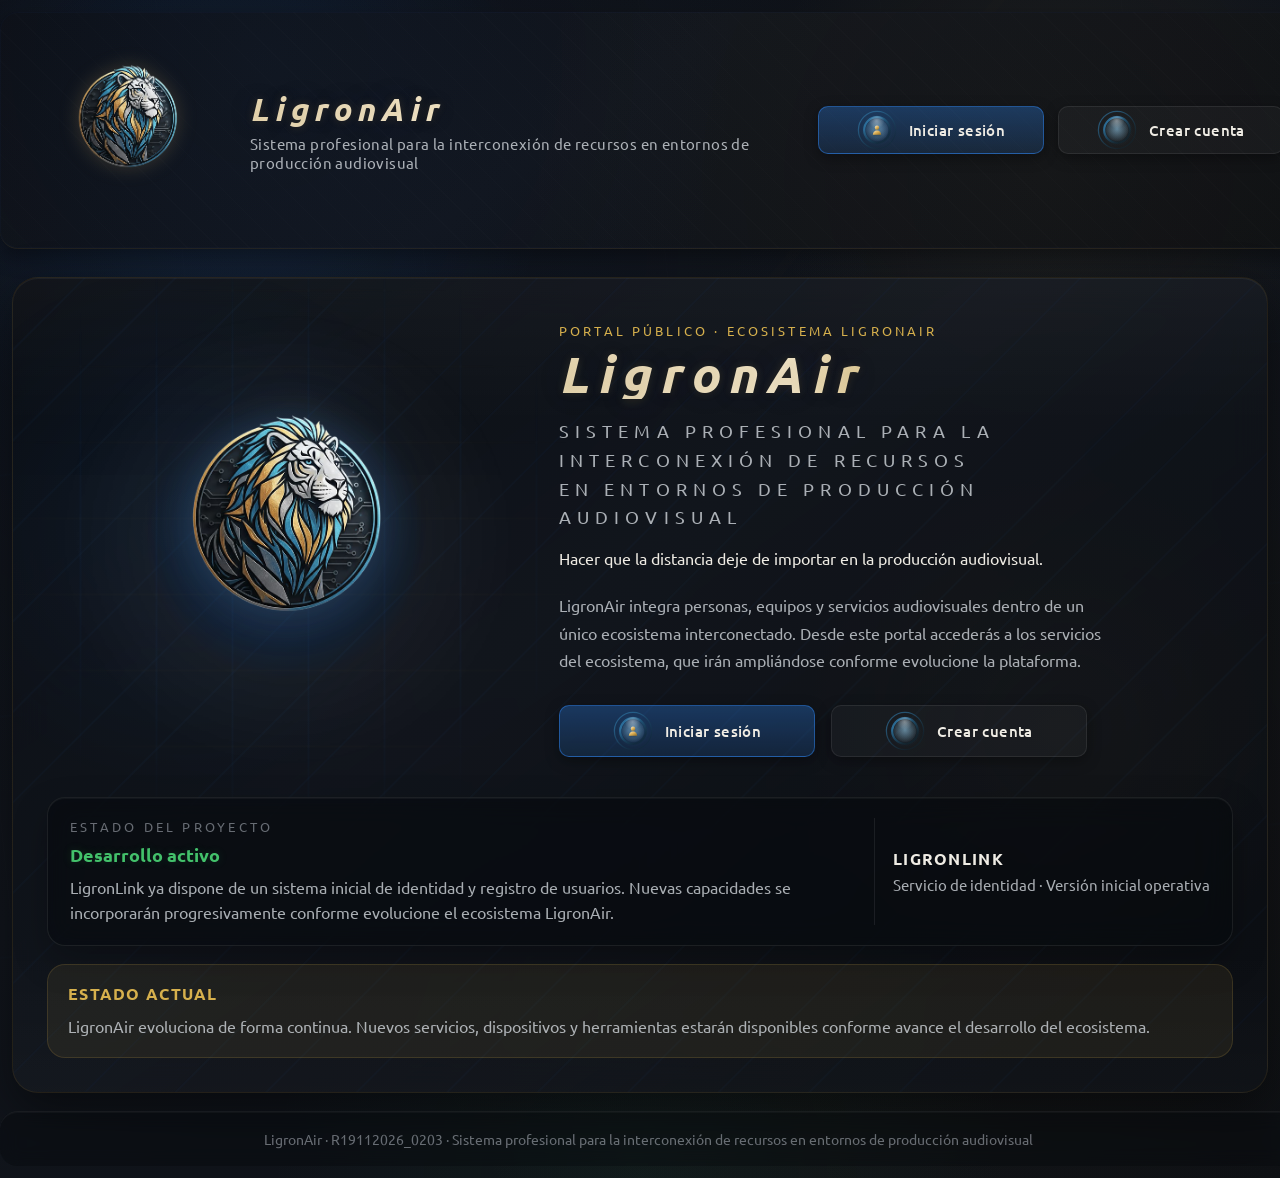
<file: index.html>
<!DOCTYPE html>
<html lang="es">

<head>

    <meta charset="UTF-8" />
    <meta name="viewport" content="width=device-width, initial-scale=1.0" />
    <meta name="theme-color" content="#0c0f14" />

    <title>LigronAir</title>

    <link rel="stylesheet" href="css/variables.css" />
    <link rel="stylesheet" href="css/buttons.css" />
    <link rel="stylesheet" href="css/icons.css" />
    <link rel="stylesheet" href="css/header.css" />
    <link rel="stylesheet" href="css/main.css" />

</head>

<body>

    <div class="page">

        <!-- ===================================================== -->
        <!-- HEADER -->
        <!-- ===================================================== -->

        <header class="ligron-header">

            <div class="header-brand">

                <img
                    class="header-logo"
                    src="ligron.png"
                    alt="LigronAir" />

                <div class="header-text">

                    <h1 class="header-title">
                        LigronAir
                    </h1>

                    <div class="header-subtitle">

                        Sistema profesional para la interconexión de recursos
                        en entornos de producción audiovisual

                    </div>

                </div>

            </div>

            <div
                class="header-actions"
                id="headerActions">

            </div>

        </header>

        <!-- ===================================================== -->
        <!-- CONTENIDO -->
        <!-- ===================================================== -->

        <main class="content">

            <section
                class="hero-shell"
                aria-labelledby="hero-title">

                <div class="hero-grid">

                    <!-- ========================================= -->
                    <!-- LOGO -->
                    <!-- ========================================= -->

                    <div
                        class="hero-mark"
                        aria-hidden="true">

                        <img
                            class="hero-logo"
                            src="ligron.png"
                            alt="" />

                    </div>

                    <!-- ========================================= -->
                    <!-- TEXTO -->
                    <!-- ========================================= -->

                    <div class="hero-copy">

                        <p class="eyebrow">

                            Portal público · Ecosistema LigronAir

                        </p>

                        <h2
                            id="hero-title"
                            class="hero-title">

                            LigronAir

                        </h2>

                        <div class="hero-subtitle">

                            Sistema profesional para la interconexión de recursos
                            en entornos de producción audiovisual

                        </div>

                        <p class="hero-claim">

                            Hacer que la distancia deje de importar
                            en la producción audiovisual.

                        </p>

                        <p class="hero-text">

                            LigronAir integra personas, equipos y servicios audiovisuales
                            dentro de un único ecosistema interconectado.
                            Desde este portal accederás a los servicios del ecosistema,
                            que irán ampliándose conforme evolucione la plataforma.

                        </p>

                        <div class="actions">

                            <a
                                href="login.html"
                                class="ligron-button primary button-with-icon">

                                <img
                                    src="assets/iconos/usuario.svg"
                                    class="icon icon40"
                                    alt=""
                                    aria-hidden="true" />

                                <span>

                                    Iniciar sesión

                                </span>

                            </a>

                            <a
                                href="register.html"
                                class="ligron-button secondary button-with-icon">

                                <img
                                    src="assets/iconos/añadir.svg"
                                    class="icon icon40"
                                    alt=""
                                    aria-hidden="true" />

                                <span>

                                    Crear cuenta

                                </span>

                            </a>

                        </div>

                    </div>

                </div>

                <!-- ========================================= -->
                <!-- ESTADO -->
                <!-- ========================================= -->

                <div
                    class="status-band"
                    aria-label="Estado de la plataforma">

                    <div class="status-copy">

                        <span class="status-label">

                            Estado del proyecto

                        </span>

                        <span class="status-value">

                            Desarrollo activo

                        </span>

                        <span class="status-note">

                            LigronLink ya dispone de un sistema inicial
                            de identidad y registro de usuarios.
                            Nuevas capacidades se incorporarán progresivamente
                            conforme evolucione el ecosistema LigronAir.

                        </span>

                    </div>

                    <div class="status-node">

                        <span class="status-node-title">

                            LigronLink

                        </span>

                        <span class="status-node-subtitle">

                            Servicio de identidad · Versión inicial operativa

                        </span>

                    </div>

                </div>

                <!-- ========================================= -->
                <!-- AVISO -->
                <!-- ========================================= -->

                <div class="notice">

                    <h3>

                        Estado actual

                    </h3>

                    <p>

                        LigronAir evoluciona de forma continua.
                        Nuevos servicios, dispositivos y herramientas
                        estarán disponibles conforme avance el desarrollo
                        del ecosistema.

                    </p>

                </div>

            </section>

        </main>

        <!-- ===================================================== -->
        <!-- FOOTER -->
        <!-- ===================================================== -->

        <footer>

            LigronAir · R19112026_0203

            ·

            Sistema profesional para la interconexión de recursos
            en entornos de producción audiovisual

        </footer>

    </div>

<script type="module">

import { getUser } from "./js/session.js";

if (getUser()) {

    window.location.replace("home.html");

}

</script>

    <script type="module" src="js/header.js"></script>

</body>

</html>
</file>
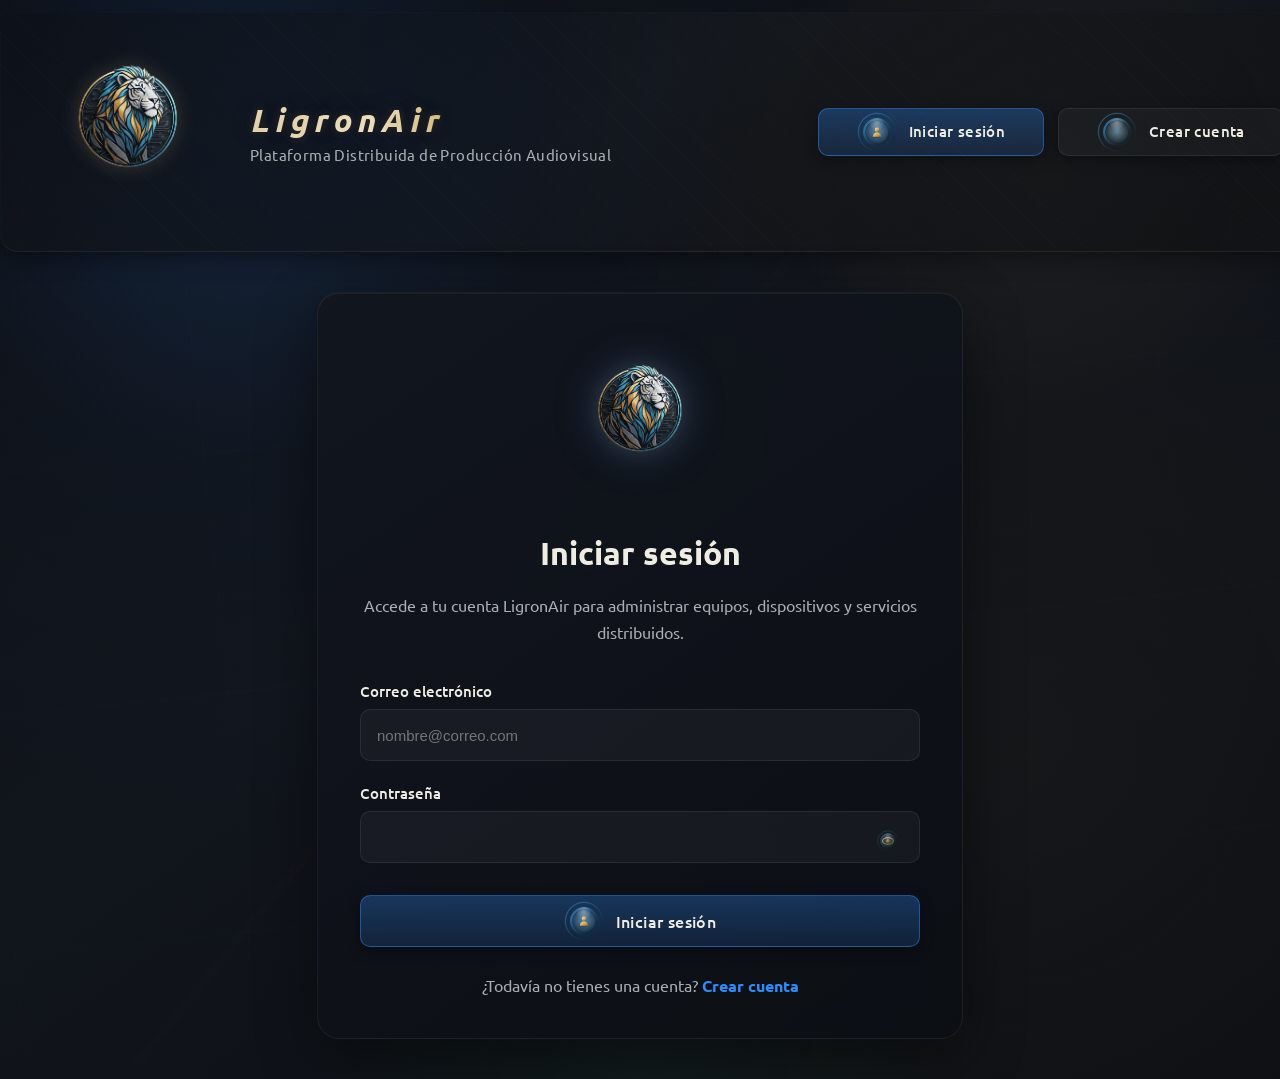
<file: home.html>
<!DOCTYPE html>
<html lang="es">

<head>

    <meta charset="UTF-8" />
    <meta name="viewport"
          content="width=device-width, initial-scale=1.0" />

    <meta name="theme-color"
          content="#0c0f14" />

    <title>LigronLink | Panel de Control</title>

    <link rel="stylesheet" href="css/variables.css" />
    <link rel="stylesheet" href="css/buttons.css" />
    <link rel="stylesheet" href="css/icons.css" />
    <link rel="stylesheet" href="css/header.css" />
    <link rel="stylesheet" href="css/home.css" />
    <link rel="stylesheet" href="css/dialog.css" />
    <link rel="stylesheet" href="css/forms.css" />

</head>

<body>

<div class="page">

    <!-- ===================================================== -->
    <!-- HEADER -->
    <!-- ===================================================== -->

    <header class="ligron-header">

        <div class="header-brand">

            <img
                class="header-logo"
                src="ligron.png"
                alt="LigronAir" />

            <div class="header-text">

                <h1 class="header-title">

                    LigronAir

                </h1>

                <div class="header-subtitle">

                    Sistema profesional para la interconexión de recursos
                    en entornos de producción audiovisual

                </div>

            </div>

        </div>

        <div
            class="header-actions"
            id="headerActions">

        </div>

    </header>

    <!-- ===================================================== -->
    <!-- CONTENIDO -->
    <!-- ===================================================== -->

    <main class="content">

        <section class="dashboard">

            <!-- ========================================= -->
            <!-- ### FIX: subcabecera del panel -->
            <!-- ========================================= -->

            <div class="dashboard-header">

                <div class="dashboard-header-copy">

                    <h2>

                        Panel de Control

                    </h2>

                    <p>

                        Administración privada del ecosistema LigronAir.

                    </p>

                </div>

                <div class="dashboard-header-actions">

                    <a
                        href="pool.html"
                        class="ligron-button secondary"
                        title="Abre el Pool de fuentes y vías; no inicia ninguna emisión por sí solo.">

                        Pool

                    </a>

                    <button
                        id="registerDeviceButton"
                        class="ligron-button primary"
                        title="Registra un nuevo LigronPi o LigronAir Native en esta cuenta.">

                        + Registrar equipo

                    </button>

                    <span class="button-help">Abre el alta de un Pi o Native; no cambia rutas existentes.</span>

                </div>

            </div>

            <!-- ========================================= -->

            <section class="summary">

                <article class="summary-card">

                    <span class="summary-value"
                          id="totalDevices">

                        0

                    </span>

                    <span class="summary-label">

                        Equipos

                    </span>

                </article>

                <article class="summary-card">

                    <span
                        id="onlineDevices"
                        class="summary-value online">

                        0

                    </span>

                    <span class="summary-label">

                        Online

                    </span>

                </article>

                <article class="summary-card">

                    <span
                        id="offlineDevices"
                        class="summary-value offline">

                        0

                    </span>

                    <span class="summary-label">

                        Offline

                    </span>

                </article>

            </section>

            <!-- ========================================= -->
            <!-- ### FIX: sincronización dashboard -->
            <!-- ========================================= -->

            <section class="dashboard-sync">

                <div class="dashboard-sync-info">

                    <span class="dashboard-sync-label">

                        Estado sincronizado

                    </span>

                    <span
                        id="lastRefresh"
                        class="dashboard-sync-time">

                        --

                    </span>

                </div>

                <button
                    id="refreshDashboardButton"
                    class="ligron-button primary"
                    title="Actualiza estados y rutas mostrados. No modifica la configuración de red.">

                    ⟳ Actualizar

                </button>

                <span class="button-help">Solo consulta el estado actual de equipos, cajas y rutas.</span>

            </section>

            <!-- ========================================= -->
            <!-- ### FIX: tabla de equipos -->
            <!-- ========================================= -->

            <section id="pendingPiPairings" class="panel hidden" aria-live="polite"></section>

            <section class="panel devices-panel">

                <p class="devices-actions-help">
                    <strong>Acciones:</strong> «Red y cajas» muestra el diagnóstico sin cambiar la red;
                    «Eliminar» pide confirmación y borra el equipo de esta cuenta.
                </p>

                <div class="devices-table">

                    <table class="devices-table-element">

                        <colgroup>

                            <col class="col-status" />
                            <col class="col-name" />
                            <col class="col-type" />
                            <col class="col-srt" />
                            <col class="col-uuid" />
                            <col class="col-registered" />
                            <col class="col-actions" />

                        </colgroup>

                        <thead>

                            <tr>

                                <th>
                                    Estado
                                </th>

                                <th>
                                    Nombre / Alias
                                </th>

                                <th>
                                    Tipo
                                </th>

                                <th>
                                    SRT
                                </th>

                                <th>
                                    UUID
                                </th>

                                <th>
                                    Registrado
                                </th>

                                <th>
                                    Acciones
                                </th>

                            </tr>

                        </thead>

                        <tbody
                            id="deviceList"
                            class="devices-table-body">

                            <tr class="devices-empty-row">

                                <td
                                    colspan="6"
                                    class="devices-empty-cell">

                                    <div class="empty-state">

                                        <h3>

                                            Todavía no tienes equipos registrados

                                        </h3>

                                        <p>

                                            Registra tu primer LigronAir Native
                                            o Raspberry para comenzar a construir
                                            tu red LigronLink.

                                        </p>

                                    </div>

                                </td>

                            </tr>

                        </tbody>

                    </table>

                </div>

            </section>

            <!-- ========================================= -->

            <section class="panel">

                <div class="panel-title">

                    Actividad

                </div>

                <div class="activity">

                    Sin actividad reciente.

                </div>

            </section>

        </section>

    </main>

    <!-- ===================================================== -->
    <!-- FOOTER -->
    <!-- ===================================================== -->

    <footer>

        LigronLink · Panel de Control · R19112026_0203

    </footer>

</div>

<script type="module"
        src="js/dialog.js"></script>

<script type="module"
        src="js/header.js"></script>

<script type="module"
        src="js/home.js"></script>

</body>

</html>
</file>
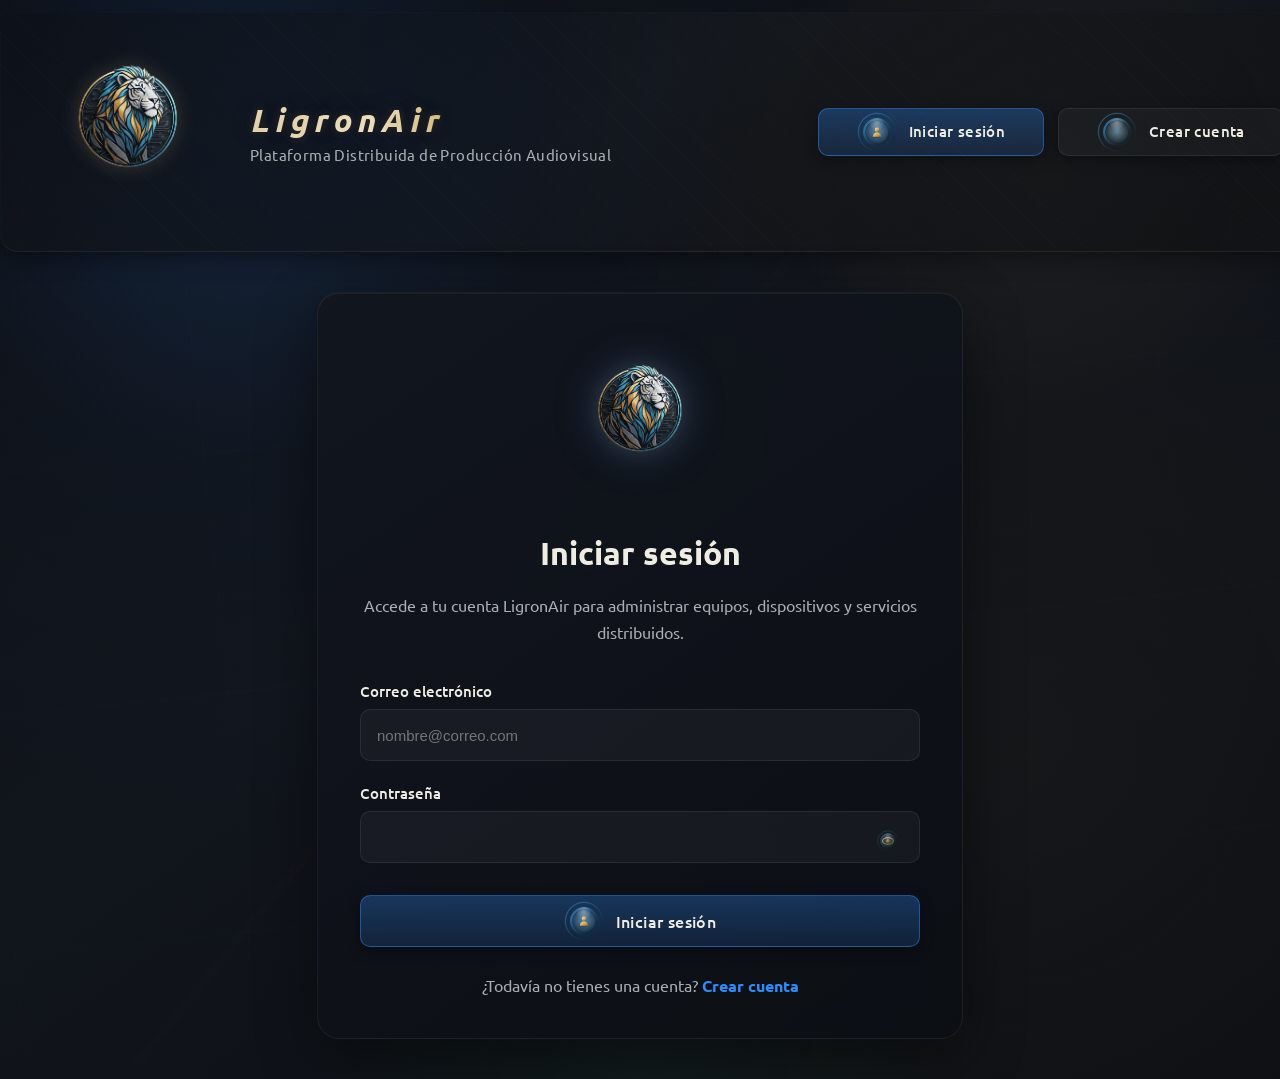
<file: login.html>
<!DOCTYPE html>
<html lang="es">

<head>

    <meta charset="UTF-8">
    <meta name="viewport" content="width=device-width, initial-scale=1.0">
    <meta name="theme-color" content="#0c0f14">

    <title>Iniciar sesión · LigronAir</title>

    <link rel="stylesheet" href="css/variables.css">
    <link rel="stylesheet" href="css/buttons.css">
    <link rel="stylesheet" href="css/icons.css">
    <link rel="stylesheet" href="css/header.css">
    <link rel="stylesheet" href="css/main.css">
    <link rel="stylesheet" href="css/register.css">

</head>

<body>

<div class="page">

    <header class="ligron-header">

        <div class="header-brand">

            <a href="index.html">

                <img class="header-logo" src="ligron.png" alt="LigronAir">

            </a>

            <div class="header-text">

                <h1 class="header-title">LigronAir</h1>

                <div class="header-subtitle">Plataforma Distribuida de Producción Audiovisual</div>

            </div>

        </div>

        <div class="header-actions" id="headerActions"></div>

    </header>

    <main class="register-page">

        <section class="register-card">

            <img class="register-logo" src="ligron.png" alt="LigronAir">

            <h2>Iniciar sesión</h2>

            <p class="register-description">
                Accede a tu cuenta LigronAir para administrar equipos, dispositivos y servicios distribuidos.
            </p>

            <form id="loginForm">

                <div class="form-group">

                    <label for="email">Correo electrónico</label>

                    <input
                        id="email"
                        type="email"
                        placeholder="nombre@correo.com"
                        autocomplete="username">

                </div>

                <div class="form-group">

                    <label for="password">Contraseña</label>

                    <input
                        id="password"
                        type="password"
                        autocomplete="current-password">

                </div>

                <button class="ligron-button primary register-button button-with-icon" type="submit">
                    <img src="assets/iconos/usuario.svg" class="icon icon40" alt="" aria-hidden="true" />
                    <span>Iniciar sesión</span>
                </button>

            </form>

            <div id="loginMessage" class="register-message hidden"></div>

            <div class="register-footer">
                ¿Todavía no tienes una cuenta?
                <a href="register.html">Crear cuenta</a>
            </div>

        </section>

    </main>

</div>

<script src="js/password.js"></script>
<script type="module" src="js/header.js"></script>
<script type="module" src="js/login.js"></script>

</body>

</html>
</file>
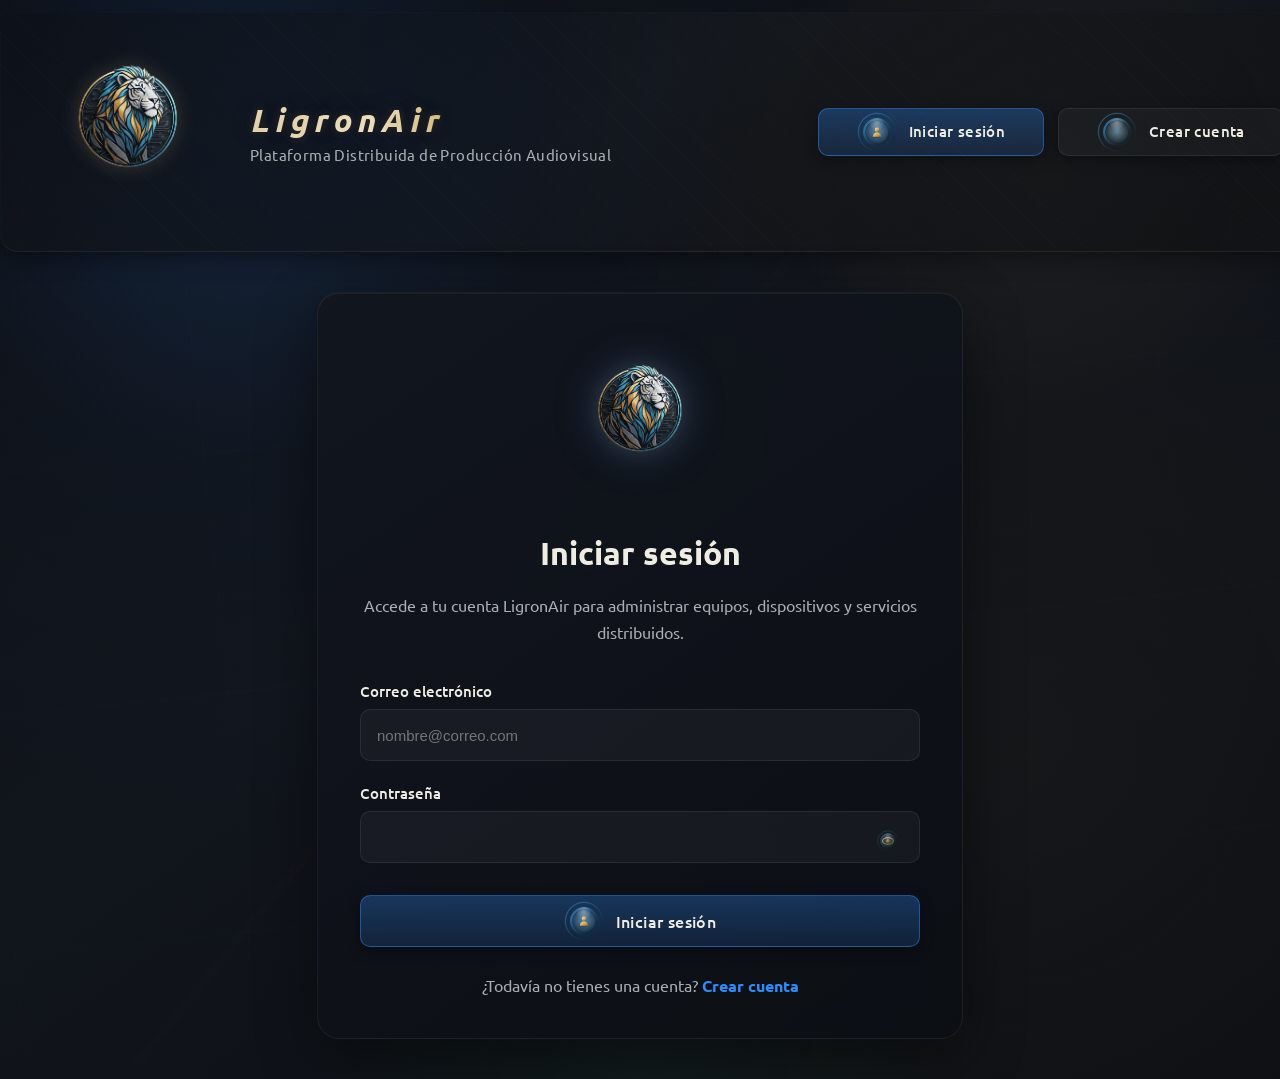
<file: pool.html>
<!DOCTYPE html>
<html lang="es">
<head>
    <meta charset="UTF-8" />
    <meta name="viewport" content="width=device-width, initial-scale=1.0" />
    <meta name="theme-color" content="#0c0f14" />
    <title>LigronLink | Pool</title>
    <link rel="stylesheet" href="css/variables.css" />
    <link rel="stylesheet" href="css/buttons.css" />
    <link rel="stylesheet" href="css/icons.css" />
    <link rel="stylesheet" href="css/header.css" />
    <link rel="stylesheet" href="css/home.css" />
    <link rel="stylesheet" href="css/pool.css" />
</head>
<body>
<div class="page">
    <header class="ligron-header">
        <div class="header-brand">
            <img class="header-logo" src="ligron.png" alt="LigronAir" />
            <div class="header-text">
                <h1 class="header-title">LigronAir</h1>
                <div class="header-subtitle">Pool de fuentes y vías de recepción</div>
            </div>
        </div>
        <div class="header-actions" id="headerActions"></div>
    </header>
    <main class="content">
        <section class="dashboard pool-dashboard">
            <div class="dashboard-header">
                <div class="dashboard-header-copy">
                    <h2>Pool</h2>
                    <p>Arrastra una LigronPi presente sobre una vía libre. Link reserva la vía y espera la confirmación de la Pi; una señal externa nunca se sustituye automáticamente.</p>
                </div>
                <div class="dashboard-header-actions pool-actions">
                    <a class="ligron-button secondary" href="home.html">← Panel</a>
                    <button id="poolRefreshButton" type="button" class="ligron-button primary">⟳ Actualizar</button>
                </div>
            </div>
            <div id="poolNotice" class="pool-notice" role="status">Cargando fotografía actual de Link…</div>
            <div id="thumbnailNotice" class="pool-guide" role="status"></div>
            <section class="pool-columns" aria-label="Pool de fuentes y receptores">
                <article class="pool-column pool-sources">
                    <div class="pool-column-head">
                        <div><span class="pool-kicker">FUENTES</span><h3>LigronPi presentes</h3></div>
                        <span id="poolPiCount" class="pool-count">0</span>
                    </div>
                    <p class="pool-guide">Una Pi online puede estar esperando aunque todavía no emita. Pulsa Actualizar para pedir miniaturas de las Pi y de las vías ocupadas que tengas abiertas.</p>
                    <div id="poolPiList" class="pool-list"></div>
                </article>
                <article class="pool-column pool-receivers">
                    <div class="pool-column-head">
                        <div><span class="pool-kicker">RECEPTORES</span><h3>LigronAir Native</h3></div>
                        <span id="poolNativeCount" class="pool-count">0</span>
                    </div>
                    <p class="pool-guide">Abre un Native para ver sus vías. Soltar una fuente sobre una vía inicia una operación confirmada, no una conexión directa desde el navegador.</p>
                    <div id="poolNativeList" class="pool-list"></div>
                </article>
            </section>
        </section>
    </main>
    <footer>LigronLink · Pool · R24112026_0257</footer>
</div>
<script type="module" src="js/header.js"></script>
<script type="module" src="js/pool.js?v=R24112026_0257"></script>
</body>
</html>
</file>
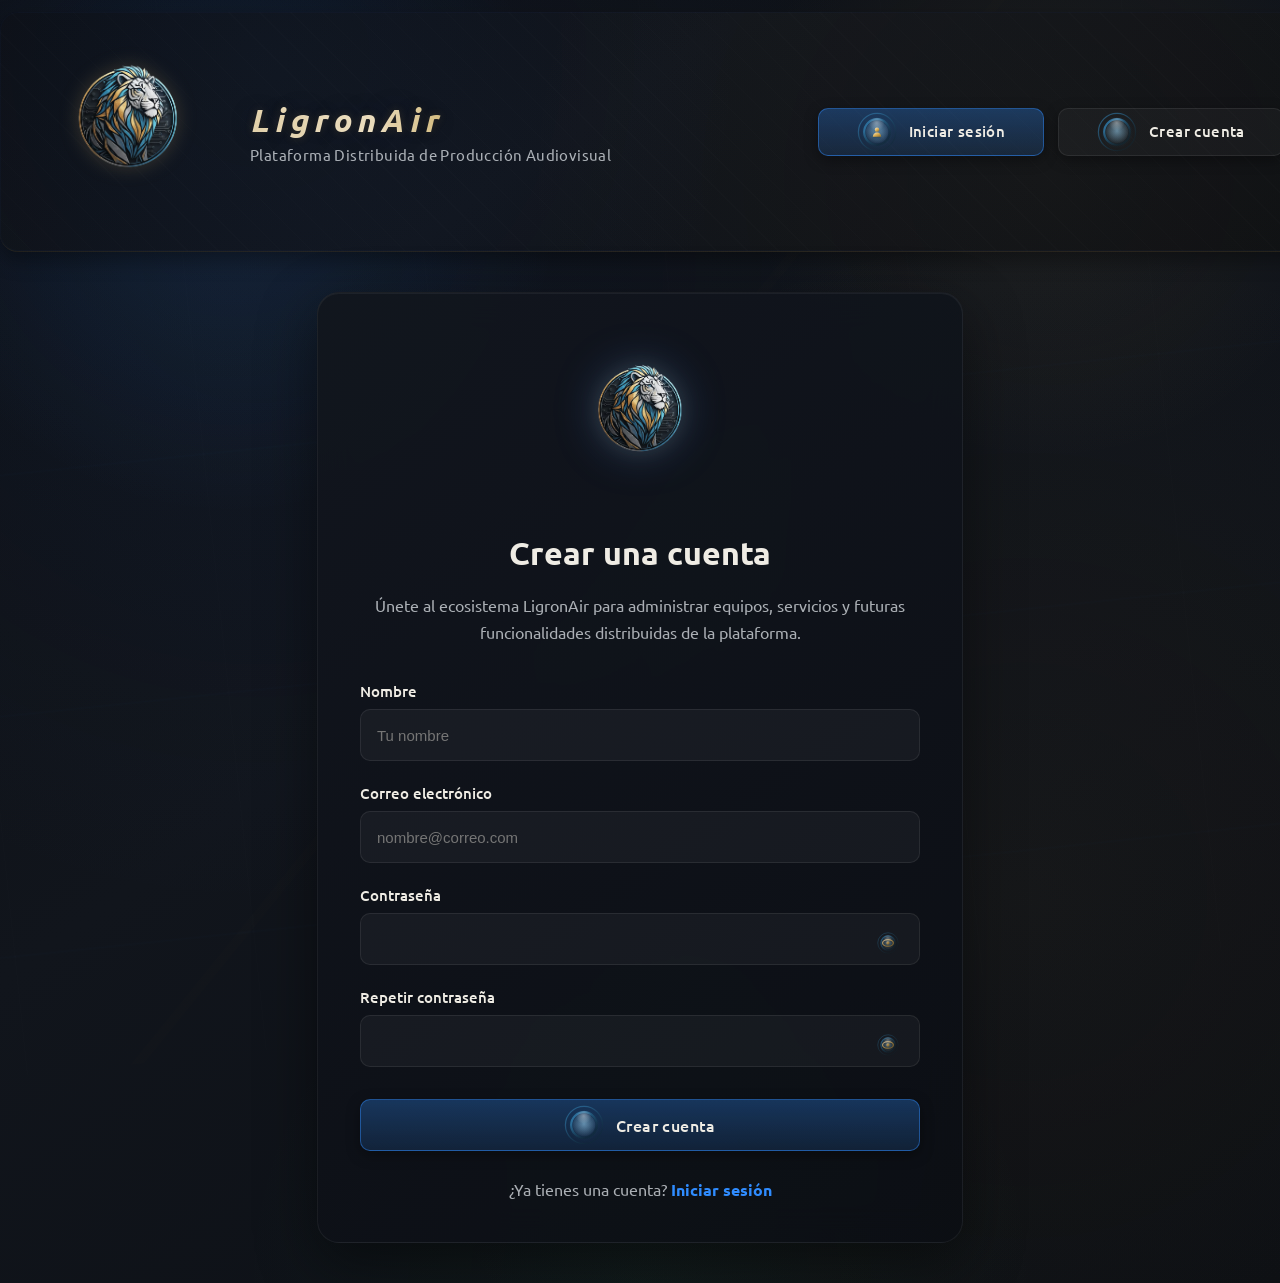
<file: register.html>
<!DOCTYPE html>
<html lang="es">

<head>

    <meta charset="UTF-8">
    <meta name="viewport" content="width=device-width, initial-scale=1.0">
    <meta name="theme-color" content="#0c0f14">

    <title>Crear cuenta · LigronAir</title>

    <link rel="stylesheet" href="css/variables.css">
    <link rel="stylesheet" href="css/buttons.css">
    <link rel="stylesheet" href="css/icons.css">
    <link rel="stylesheet" href="css/header.css">
    <link rel="stylesheet" href="css/main.css">
    <link rel="stylesheet" href="css/register.css">

</head>

<body>

<div class="page">

    <header class="ligron-header">

        <div class="header-brand">

            <a href="index.html">

                <img class="header-logo" src="ligron.png" alt="LigronAir">

            </a>

            <div class="header-text">

                <h1 class="header-title">LigronAir</h1>

                <div class="header-subtitle">Plataforma Distribuida de Producción Audiovisual</div>

            </div>

        </div>

        <div class="header-actions" id="headerActions"></div>

    </header>

    <main class="register-page">

        <section class="register-card">

            <img class="register-logo" src="ligron.png" alt="LigronAir">

            <h2>Crear una cuenta</h2>

            <p class="register-description">
                Únete al ecosistema LigronAir para administrar equipos, servicios y futuras funcionalidades distribuidas de la plataforma.
            </p>

            <form id="registerForm">

                <div class="form-group">

                    <label for="nombre">Nombre</label>

                    <input id="nombre" type="text" placeholder="Tu nombre">

                </div>

                <div class="form-group">

                    <label for="email">Correo electrónico</label>

                    <input id="email" type="email" placeholder="nombre@correo.com">

                </div>

                <div class="form-group">

                    <label for="password">Contraseña</label>

                    <input id="password" type="password">

                </div>

                <div class="form-group">

                    <label for="password2">Repetir contraseña</label>

                    <input id="password2" type="password">

                </div>

                <button class="ligron-button primary register-button button-with-icon" type="submit">
                    <img src="assets/iconos/añadir.svg" class="icon icon40" alt="" aria-hidden="true" />
                    <span>Crear cuenta</span>
                </button>

            </form>

            <div id="registerMessage" class="register-message hidden"></div>

            <div class="register-footer">
                ¿Ya tienes una cuenta?
                <a href="login.html">Iniciar sesión</a>
            </div>

        </section>

    </main>

</div>

<script src="js/password.js"></script>
<script type="module" src="js/header.js"></script>
<script src="js/register.js"></script>

</body>

</html>
</file>
<file: css/variables.css>
/* ==========================================================
   LigronAir Design System
   Archivo: variables.css
   Versión: V1.0
   ========================================================== */

:root {

    /* ======================================================
       TIPOGRAFÍA
       ====================================================== */

    --font-main: "Ubuntu", system-ui, sans-serif;

    /* ======================================================
       COLORES PRINCIPALES
       ====================================================== */

    --color-background: #0c0f14;
    --color-surface: #11151c;
    --color-panel: #171c24;
    --color-panel-light: #1d2430;

    /* ======================================================
       BORDES
       ====================================================== */

    --color-border: rgba(255,255,255,0.08);
    --color-border-hover: rgba(80,140,255,0.35);

    /* ======================================================
       TEXTO
       ====================================================== */

    --color-text: #efece4;
    --color-text-secondary: rgba(210,215,220,0.80);
    --color-text-muted: rgba(180,185,195,0.55);

    /* ======================================================
       IDENTIDAD LIGRONAIR
       ====================================================== */

    --color-primary: #2f8cff;
    --color-primary-hover: #57a6ff;

    --color-success: #43c16b;
    --color-warning: #d6b04d;
    --color-danger: #d95b5b;

    /* ======================================================
       EFECTOS
       ====================================================== */

    --shadow-panel:
        0 8px 24px rgba(0,0,0,.45);

    --shadow-button:
        0 4px 14px rgba(0,0,0,.35);

    --shadow-glow:
        0 0 18px rgba(47,140,255,.20);

    /* ======================================================
       FONDOS
       ====================================================== */

    --gradient-background:

        radial-gradient(
            circle at 20% 20%,
            rgba(40,80,160,.08),
            transparent 45%
        ),

        radial-gradient(
            circle at 80% 70%,
            rgba(180,140,60,.05),
            transparent 50%
        ),

        linear-gradient(
            145deg,
            #0c0f14 0%,
            #11151c 45%,
            #0b0e13 100%
        );

    /* ======================================================
       RADIOS
       ====================================================== */

    --radius-small: 6px;
    --radius-medium: 10px;
    --radius-large: 14px;

    /* ======================================================
       ESPACIADOS
       ====================================================== */

    --space-xs: 4px;
    --space-sm: 8px;
    --space-md: 16px;
    --space-lg: 24px;
    --space-xl: 40px;

    /* ======================================================
       TRANSICIONES
       ====================================================== */

    --transition-fast: .15s ease;
    --transition-normal: .25s ease;
    --transition-slow: .40s ease;

}
</file>
<file: css/buttons.css>
/* ==========================================================
   LigronAir Design System
   Archivo: buttons.css
   ========================================================== */

.ligron-button {

    display: inline-flex;

    align-items: center;

    justify-content: center;

    gap: 12px;

    min-width: 180px;

    height: 46px;

    padding: 0 22px;

    font-family: var(--font-main);

    font-size: 15px;

    font-weight: 500;

    letter-spacing: .4px;

    color: var(--color-text);

    background: linear-gradient(
        180deg,
        rgba(255,255,255,.05),
        rgba(255,255,255,.02)
    );

    border: 1px solid var(--color-border);

    border-radius: var(--radius-medium);

    cursor: pointer;

    transition:
        background var(--transition-normal),
        border var(--transition-normal),
        transform var(--transition-fast),
        box-shadow var(--transition-normal);

    box-shadow: var(--shadow-button);

    user-select: none;

    text-decoration: none;
}

/* ==========================================
   HOVER
========================================== */

.ligron-button:hover {

    background:

        linear-gradient(
            180deg,
            rgba(47,140,255,.20),
            rgba(47,140,255,.08)
        );

    border-color: var(--color-border-hover);

    box-shadow:

        var(--shadow-button),

        var(--shadow-glow);

}

/* ==========================================
   CLICK
========================================== */

.ligron-button:active {

    transform: scale(.98);

}

/* ==========================================
   FOCUS
========================================== */

.ligron-button:focus {

    outline: none;

    border-color: var(--color-primary);

}

/* ==========================================
   BOTÓN PRINCIPAL
========================================== */

.ligron-button.primary {

    background:

        linear-gradient(

            180deg,

            rgba(47,140,255,.30),

            rgba(47,140,255,.15)

        );

    border-color:

        rgba(47,140,255,.45);

}

/* ==========================================
   BOTÓN SECUNDARIO
========================================== */

.ligron-button.secondary {

    background:

        rgba(255,255,255,.03);

}

/* ==========================================
   BOTÓN DESACTIVADO
========================================== */

.ligron-button:disabled {

    opacity: .45;

    cursor: default;

    transform: none;

    box-shadow: none;

}
</file>
<file: css/icons.css>
/* ==========================================================
   LigronAir
   Iconografía
   ========================================================== */

.icon{

    width:22px;

    height:22px;

    display:inline-block;

    vertical-align:middle;

    user-select:none;

    pointer-events:none;

    flex-shrink:0;

    aspect-ratio:1 / 1;

}

.icon16{ width:16px; height:16px; }
.icon20{ width:20px; height:20px; }
.icon22{ width:22px; height:22px; }
.icon24{ width:24px; height:24px; }
.icon26{ width:26px; height:26px; }
.icon28{ width:28px; height:28px; }
.icon32{ width:32px; height:32px; }
.icon40{ width:40px; height:40px; }
.icon48{ width:48px; height:48px; }

.button-with-icon{

    display:inline-flex;

    align-items:center;

    justify-content:center;

    gap:12px;

}

.button-with-icon .icon{ flex-shrink:0; }
.button-with-icon span{ line-height:1; }

.header-user{

    display:inline-flex;

    align-items:center;

    gap:10px;

    color:var(--color-text, #efece4);

    font-weight:600;

    letter-spacing:.2px;

    white-space:nowrap;

}

.header-user .icon{

    width:24px;

    height:24px;

    opacity:.95;

}

.password-toggle{

    position:absolute;

    right:12px;

    top:38px;

    width:40px;

    height:40px;

    border:none;

    background:transparent;

    padding:0;

    display:inline-flex;

    align-items:center;

    justify-content:center;

    border-radius:10px;

    cursor:pointer;

    color:var(--color-text-secondary, #9fa8b5);

    opacity:.72;

    transition:
        opacity .2s ease,
        transform .2s ease,
        color .2s ease,
        background .2s ease;

}

.password-toggle:hover{

    opacity:1;

    transform:translateY(-1px);

    color:var(--color-text, #efece4);

    background:rgba(255,255,255,.04);

}

.password-toggle:focus-visible{

    outline:2px solid rgba(58,141,255,.45);

    outline-offset:2px;

}

.password-toggle .icon{

    width:22px;

    height:22px;

}
</file>
<file: css/header.css>
/* ==========================================================
   LigronAir Design System
   Archivo: header.css
   Header oficial LigronAir Web V0.3
   ========================================================== */

@import url('https://fonts.googleapis.com/css2?family=Ubuntu:wght@300;400;500;700&display=swap');

/* ==========================================================
   HEADER
   ========================================================== */

.ligron-header {

    display: flex;

    align-items: center;

    justify-content: space-between;

    gap: 30px;

    min-height: 120px;

    padding: 18px 28px;

    background: var(--gradient-background);

    border-bottom: 1px solid rgba(180,140,60,.12);

    box-shadow:
        inset 0 0 0 1px rgba(30,60,120,.08),
        0 8px 20px rgba(0,0,0,.35);

    backdrop-filter: blur(14px);

    position: relative;

    overflow: hidden;
}

/* ==========================================================
   TEXTURA
   ========================================================== */

.ligron-header::after{

    content:"";

    position:absolute;

    inset:0;

    pointer-events:none;

    opacity:.55;

    background-image:

        repeating-linear-gradient(

            45deg,

            rgba(255,255,255,.015) 0,

            rgba(255,255,255,.015) 1px,

            transparent 1px,

            transparent 22px

        );

}

/* ==========================================================
   ZONA IZQUIERDA
   ========================================================== */

.header-brand{

    display:flex;

    align-items:center;

    gap:22px;

    z-index:2;

}

.header-logo{

    width:200px;

    height:200px;

    object-fit:contain;

    filter:

        drop-shadow(

            0 0 10px rgba(255,215,120,.18)

        );

}

.header-text{

    display:flex;

    flex-direction:column;

    justify-content:center;

}

.header-title{

    margin:0;

    font-family:var(--font-main);

    font-size:2rem;

    font-weight:700;

    font-style:italic;

    letter-spacing:6px;

    background:

        linear-gradient(

            90deg,

            #e8d9b5,

            #f4e8cc,

            #c6a85a,

            #e8d9b5

        );

    -webkit-background-clip:text;

    -webkit-text-fill-color:transparent;

    text-shadow:

        0 0 10px rgba(180,140,60,.20),

        0 0 40px rgba(40,80,160,.15);

}

.header-subtitle{

    margin-top:4px;

    color:var(--color-text-secondary);

    font-family:var(--font-main);

    font-size:.95rem;

    letter-spacing:.4px;

}

/* ==========================================================
   BOTONES
   ========================================================== */

.header-actions{

    display:flex;

    gap:14px;

    align-items:center;

    z-index:2;

}

/* ==========================================================
   RESPONSIVE
   ========================================================== */

@media (max-width:900px){

    .ligron-header{

        flex-direction:column;

        align-items:flex-start;

        padding:20px;

    }

    .header-brand{

        width:100%;

    }

    .header-actions{

        width:100%;

        justify-content:flex-start;

        flex-wrap:wrap;

    }

    .header-title{

        font-size:1.6rem;

        letter-spacing:4px;

    }

}
</file>
<file: css/main.css>
/* ==========================================================
   LigronAir Design System
   Archivo: main.css
   ========================================================== */

/* ==========================================================
   BASE
   ========================================================== */

html {
    width: 100%;
    min-height: 100%;
}

body {
    margin: 0;
    padding: 0;
    min-height: 100vh;
    background:
        radial-gradient(circle at 18% 14%, rgba(47, 140, 255, 0.11), transparent 22%),
        radial-gradient(circle at 82% 12%, rgba(214, 176, 77, 0.07), transparent 20%),
        radial-gradient(circle at 50% 100%, rgba(67, 193, 107, 0.05), transparent 28%),
        var(--gradient-background);
    color: var(--color-text);
    font-family: var(--font-main);
    overflow-x: hidden;
    position: relative;
}

body::before {
    content: "";
    position: fixed;
    inset: -12%;
    pointer-events: none;
    background:
        repeating-linear-gradient(
            90deg,
            transparent 0 118px,
            rgba(255, 255, 255, 0.018) 119px 120px,
            transparent 121px 240px
        ),
        repeating-linear-gradient(
            0deg,
            transparent 0 118px,
            rgba(47, 140, 255, 0.05) 119px 120px,
            transparent 121px 240px
        ),
        linear-gradient(
            135deg,
            transparent 0 49.55%,
            rgba(214, 176, 77, 0.035) 49.55% 50.05%,
            transparent 50.05% 100%
        );
    opacity: 0.28;
    transform: rotate(-6deg);
    filter: blur(0.15px);
}

.page {
    display: flex;
    flex-direction: column;
    min-height: 100vh;
    position: relative;
    z-index: 1;
}

/* ==========================================================
   HEADER SHELL
   ========================================================== */

.ligron-header {
    width: min(1360px, calc(100% - 24px));
    margin: 12px auto 0;
    border-radius: 18px;
}

.header-brand {
    z-index: 2;
}

.header-actions {
    z-index: 2;
}

/* ==========================================================
   CONTENT
   ========================================================== */

.content {
    flex: 1;
    display: flex;
    justify-content: center;
    align-items: center;
    padding: 28px 12px 18px;
}

/* ==========================================================
   HERO SHELL
   ========================================================== */

.hero-shell {
    width: min(1360px, calc(100% - 24px));
    border-radius: 26px;
    position: relative;
    overflow: hidden;
    padding: 34px;
    background:
        linear-gradient(
            145deg,
            rgba(10, 13, 18, 0.92) 0%,
            rgba(17, 21, 28, 0.82) 42%,
            rgba(11, 14, 19, 0.94) 100%
        );
    border: 1px solid rgba(180, 140, 60, 0.14);
    box-shadow:
        0 18px 50px rgba(0, 0, 0, 0.46),
        inset 0 1px 0 rgba(255, 255, 255, 0.05);
    backdrop-filter: blur(18px);
}

.hero-shell::before {
    content: "";
    position: absolute;
    inset: -20%;
    pointer-events: none;
    background:
        radial-gradient(circle at 24% 36%, rgba(47, 140, 255, 0.18), transparent 18%),
        radial-gradient(circle at 74% 54%, rgba(214, 176, 77, 0.08), transparent 20%),
        repeating-linear-gradient(
            135deg,
            transparent 0 22px,
            rgba(47, 140, 255, 0.08) 23px 24px,
            transparent 25px 64px
        );
    opacity: 0.35;
    filter: blur(0.2px);
}

.hero-shell::after {
    content: "";
    position: absolute;
    inset: 0;
    pointer-events: none;
    background:
        linear-gradient(
            180deg,
            rgba(255, 255, 255, 0.03) 0%,
            transparent 18%,
            transparent 82%,
            rgba(255, 255, 255, 0.02) 100%
        );
}

/* ==========================================================
   HERO GRID
   ========================================================== */

.hero-grid {
    position: relative;
    z-index: 1;
    display: grid;
    grid-template-columns: minmax(300px, 480px) 1fr;
    gap: 32px;
    align-items: center;
}

.hero-mark {
    position: relative;
    min-height: 420px;
    display: flex;
    align-items: center;
    justify-content: center;
}

.hero-mark::before {
    content: "";
    position: absolute;
    width: clamp(320px, 42vw, 560px);
    aspect-ratio: 1;
    border-radius: 50%;
    background:
        radial-gradient(circle at 50% 50%, rgba(47, 140, 255, 0.22) 0%, rgba(47, 140, 255, 0.12) 24%, rgba(255, 255, 255, 0.03) 37%, transparent 64%);
    filter: blur(1px);
    opacity: 0.95;
}

.hero-mark::after {
    content: "";
    position: absolute;
    width: clamp(360px, 50vw, 640px);
    height: clamp(360px, 50vw, 640px);
    border-radius: 50%;
    background:
        repeating-linear-gradient(
            90deg,
            transparent 0 36px,
            rgba(47, 140, 255, 0.18) 37px 38px,
            transparent 39px 76px
        ),
        repeating-linear-gradient(
            0deg,
            transparent 0 36px,
            rgba(214, 176, 77, 0.10) 37px 38px,
            transparent 39px 76px
        );
    opacity: 0.18;
    mask-image: radial-gradient(circle, black 0 44%, transparent 71%);
    -webkit-mask-image: radial-gradient(circle, black 0 44%, transparent 71%);
}

.hero-logo {
    width: clamp(220px, 30vw, 420px);
    max-width: 100%;
    height: auto;
    object-fit: contain;
    z-index: 1;
    position: relative;
    filter:
        drop-shadow(0 0 24px rgba(47, 140, 255, 0.14))
        drop-shadow(0 0 20px rgba(214, 176, 77, 0.10));
}

.hero-copy {
    position: relative;
    z-index: 1;
    padding: 10px 0;
}

.eyebrow {
    margin: 0 0 10px 0;
    color: var(--color-warning);
    font-size: 0.82rem;
    letter-spacing: 0.24em;
    text-transform: uppercase;
}

.hero-title {
    margin: 0;
    font-size: clamp(2.4rem, 4vw, 4.4rem);
    font-weight: 700;
    font-style: italic;
    letter-spacing: 0.18em;
    line-height: 0.98;
    background:
        linear-gradient(
            90deg,
            #e8d9b5 0%,
            #f4e8cc 34%,
            #c6a85a 60%,
            #e8d9b5 100%
        );
    -webkit-background-clip: text;
    -webkit-text-fill-color: transparent;
    text-shadow:
        0 0 10px rgba(180, 140, 60, 0.16),
        0 0 34px rgba(40, 80, 160, 0.10);
}

.hero-subtitle {
    margin-top: 18px;
    color: var(--color-text-secondary);
    font-size: clamp(1rem, 1.5vw, 1.12rem);
    letter-spacing: 0.34em;
    text-transform: uppercase;
    line-height: 1.6;
    max-width: 28rem;
}

.hero-text {
    margin: 24px 0 0;
    max-width: 34rem;
    color: var(--color-text-secondary);
    line-height: 1.7;
    font-size: 1.02rem;
}

/* ==========================================================
   ACTIONS
   ========================================================== */

.actions {
    margin-top: 30px;
    display: flex;
    gap: 16px;
    flex-wrap: wrap;
    justify-content: flex-start;
}

.hero-copy .ligron-button {
    min-width: 210px;
    height: 50px;
}

/* ==========================================================
   STATUS BAND
   ========================================================== */

.status-band {
    margin-top: 30px;
    position: relative;
    z-index: 1;
    display: grid;
    grid-template-columns: 1.4fr auto;
    gap: 18px;
    align-items: stretch;
    padding: 20px 22px;
    border-radius: 18px;
    background: rgba(7, 10, 14, 0.56);
    border: 1px solid rgba(255, 255, 255, 0.08);
    box-shadow:
        inset 0 1px 0 rgba(255, 255, 255, 0.04),
        0 14px 34px rgba(0, 0, 0, 0.28);
    backdrop-filter: blur(14px);
}

.status-copy {
    display: flex;
    flex-direction: column;
    gap: 8px;
}

.status-label {
    font-size: 0.84rem;
    text-transform: uppercase;
    letter-spacing: 0.24em;
    color: var(--color-text-muted);
}

.status-value {
    font-size: 1.15rem;
    font-weight: 600;
    color: var(--color-success);
    text-shadow: 0 0 10px rgba(67, 193, 107, 0.18);
}

.status-note {
    color: var(--color-text-secondary);
    line-height: 1.55;
    max-width: 55rem;
}

.status-node {
    min-width: 250px;
    display: flex;
    flex-direction: column;
    justify-content: center;
    gap: 6px;
    padding-left: 18px;
    border-left: 1px solid rgba(255, 255, 255, 0.08);
}

.status-node-title {
    color: var(--color-text);
    font-weight: 600;
    letter-spacing: 0.08em;
    text-transform: uppercase;
}

.status-node-subtitle {
    color: var(--color-text-secondary);
    font-size: 0.92rem;
}

/* ==========================================================
   NOTICE
   ========================================================== */

.notice {
    margin-top: 18px;
    padding: 18px 20px;
    border-radius: 18px;
    border-left: 4px solid var(--color-warning);
    background: rgba(214, 176, 77, 0.08);
    border: 1px solid rgba(214, 176, 77, 0.16);
    text-align: left;
    position: relative;
    z-index: 1;
}

.notice h3 {
    margin: 0 0 10px 0;
    color: var(--color-warning);
    font-size: 1rem;
    letter-spacing: 0.08em;
    text-transform: uppercase;
}

.notice p {
    margin: 0;
    color: var(--color-text-secondary);
    line-height: 1.6;
}

/* ==========================================================
   FOOTER
   ========================================================== */

footer {
    width: min(1360px, calc(100% - 24px));
    margin: 0 auto 12px;
    padding: 18px 20px;
    text-align: center;
    color: var(--color-text-muted);
    font-size: 0.88rem;
    border-top: 1px solid rgba(255, 255, 255, 0.06);
    border-radius: 18px;
    background: rgba(7, 10, 14, 0.34);
    box-shadow: inset 0 1px 0 rgba(255, 255, 255, 0.03);
    backdrop-filter: blur(10px);
}

/* ==========================================================
   RESPONSIVE
   ========================================================== */

@media (max-width: 1100px) {
    .hero-grid {
        grid-template-columns: 1fr;
        gap: 18px;
    }

    .hero-mark {
        min-height: 320px;
    }

    .hero-copy {
        padding-top: 0;
    }

    .hero-subtitle {
        max-width: 100%;
    }

    .status-band {
        grid-template-columns: 1fr;
    }

    .status-node {
        min-width: 0;
        padding-left: 0;
        padding-top: 14px;
        border-left: 0;
        border-top: 1px solid rgba(255, 255, 255, 0.08);
    }
}

@media (max-width: 768px) {
    .ligron-header {
        width: calc(100% - 16px);
        border-radius: 16px;
    }

    .content {
        padding: 16px 8px 12px;
    }

    .hero-shell {
        width: calc(100% - 16px);
        padding: 22px 16px;
        border-radius: 20px;
    }

    .hero-mark {
        min-height: 250px;
    }

    .hero-title {
        letter-spacing: 0.12em;
    }

    .hero-subtitle {
        letter-spacing: 0.22em;
    }

    .actions {
        flex-direction: column;
        align-items: stretch;
    }

    .hero-copy .ligron-button {
        width: 100%;
        min-width: 0;
    }

    .status-band {
        padding: 18px 16px;
    }

    footer {
        width: calc(100% - 16px);
        margin-bottom: 8px;
    }
}
</file>
<file: css/home.css>
/* ==========================================================
   LigronLink
   Panel de Control V0.5
   ========================================================== */

/* ==========================================================
   BASE DEL PANEL
   ========================================================== */

body {
    margin: 0;
    min-height: 100vh;
    color: var(--color-text);
    font-family: var(--font-main);
    overflow-x: hidden;
    background:
        radial-gradient(circle at 16% 14%, rgba(47, 140, 255, 0.10), transparent 22%),
        radial-gradient(circle at 84% 10%, rgba(214, 176, 77, 0.05), transparent 18%),
        radial-gradient(circle at 50% 100%, rgba(67, 193, 107, 0.04), transparent 28%),
        linear-gradient(145deg, #0b0f15 0%, #111720 46%, #0a0d12 100%);
}

body::before {
    content: "";
    position: fixed;
    inset: 0;
    pointer-events: none;
    background:
        repeating-linear-gradient(
            90deg,
            transparent 0 142px,
            rgba(255, 255, 255, 0.011) 143px 144px,
            transparent 145px 286px
        ),
        repeating-linear-gradient(
            0deg,
            transparent 0 142px,
            rgba(47, 140, 255, 0.015) 143px 144px,
            transparent 145px 286px
        );
    opacity: 0.58;
}

body::after {
    content: "";
    position: fixed;
    inset: 0;
    pointer-events: none;
    background:
        linear-gradient(
            135deg,
            transparent 0 49.7%,
            rgba(214, 176, 77, 0.025) 50%,
            transparent 50.3% 100%
        );
    opacity: 0.65;
}

.page {
    min-height: 100vh;
    display: flex;
    flex-direction: column;
    position: relative;
    z-index: 1;
}

/* ==========================================================
   CONTENIDO
   ========================================================== */

.content {
    flex: 1;
    display: flex;
    justify-content: center;
    align-items: flex-start;
    padding: 28px 12px 20px;
}

.dashboard {
    width: min(1400px, calc(100% - 24px));
    display: flex;
    flex-direction: column;
    gap: 24px;
}

/* ==========================================================
   CABECERA DEL PANEL
   ========================================================== */

.dashboard-header {
    padding: 24px 32px;
    border-radius: 22px;
    background:
        linear-gradient(
            145deg,
            rgba(17, 22, 30, 0.94) 0%,
            rgba(22, 27, 37, 0.90) 100%
        );
    border: 1px solid var(--color-border);
    box-shadow:
        0 18px 45px rgba(0, 0, 0, 0.34),
        inset 0 1px 0 rgba(255, 255, 255, 0.04);
    position: relative;
    overflow: hidden;
    display: flex;
    justify-content: space-between;
    align-items: flex-start;
    gap: 20px;
}

.dashboard-header::before {
    content: "";
    position: absolute;
    inset: 0;
    pointer-events: none;
    background:
        radial-gradient(circle at 18% 22%, rgba(47, 140, 255, 0.10), transparent 26%),
        radial-gradient(circle at 82% 18%, rgba(214, 176, 77, 0.05), transparent 22%);
    opacity: 0.85;
}

.dashboard-header > * {
    position: relative;
    z-index: 1;
}

.dashboard-header-copy {
    min-width: 0;
}

.dashboard-header h2 {
    margin: 0;
    font-size: clamp(1.9rem, 3vw, 2.3rem);
    color: var(--color-text);
    letter-spacing: 0.02em;
}

.dashboard-header p {
    margin: 10px 0 0;
    color: var(--color-text-secondary);
    line-height: 1.65;
}

.dashboard-header-actions {
    display: flex;
    align-items: flex-start;
    justify-content: flex-end;
    flex-shrink: 0;
    padding-top: 4px;
}

.dashboard-header-actions .ligron-button.primary {
    min-width: 190px;
}

/* ==========================================================
   RESUMEN
   ========================================================== */

.summary {
    display: grid;
    grid-template-columns: repeat(3, 1fr);
    gap: 20px;
}

.summary-card {
    background:
        linear-gradient(
            180deg,
            rgba(22, 28, 38, 0.94) 0%,
            rgba(17, 22, 30, 0.92) 100%
        );
    border: 1px solid var(--color-border);
    border-radius: 20px;
    padding: 26px 22px;
    display: flex;
    flex-direction: column;
    align-items: center;
    justify-content: center;
    min-height: 138px;
    box-shadow:
        0 14px 34px rgba(0, 0, 0, 0.24),
        inset 0 1px 0 rgba(255, 255, 255, 0.03);
    transition:
        transform var(--transition-normal),
        border-color var(--transition-normal),
        box-shadow var(--transition-normal);
}

.summary-card:hover {
    transform: translateY(-2px);
    border-color: var(--color-border-hover);
    box-shadow:
        0 18px 40px rgba(0, 0, 0, 0.30),
        inset 0 1px 0 rgba(255, 255, 255, 0.04);
}

.summary-value {
    font-size: clamp(2.4rem, 4vw, 3.2rem);
    font-weight: 700;
    line-height: 1;
    color: var(--color-primary);
    text-shadow: 0 0 16px rgba(47, 140, 255, 0.12);
}

.summary-value.online {
    color: var(--color-success);
    text-shadow: 0 0 16px rgba(67, 193, 107, 0.12);
}

.summary-value.offline {
    color: var(--color-danger);
    text-shadow: 0 0 16px rgba(217, 91, 91, 0.10);
}

.summary-label {
    margin-top: 10px;
    color: var(--color-text-secondary);
    text-transform: uppercase;
    letter-spacing: 2.2px;
    font-size: 0.82rem;
}

/* ==========================================================
   PANELES
   ========================================================== */

.panel {
    background:
        linear-gradient(
            180deg,
            rgba(22, 28, 38, 0.92) 0%,
            rgba(17, 22, 30, 0.94) 100%
        );
    border-radius: 22px;
    border: 1px solid var(--color-border);
    padding: 26px;
    box-shadow:
        0 18px 45px rgba(0, 0, 0, 0.30),
        inset 0 1px 0 rgba(255, 255, 255, 0.03);
    position: relative;
    overflow: hidden;
}

.panel::before {
    content: "";
    position: absolute;
    inset: 0;
    pointer-events: none;
    background:
        radial-gradient(circle at 22% 0%, rgba(47, 140, 255, 0.04), transparent 26%),
        radial-gradient(circle at 78% 100%, rgba(214, 176, 77, 0.03), transparent 24%);
    opacity: 0.8;
}

.panel > * {
    position: relative;
    z-index: 1;
}

.panel-title {
    margin-bottom: 20px;
    font-size: 1.05rem;
    font-weight: 600;
    color: var(--color-warning);
    letter-spacing: 0.12em;
    text-transform: uppercase;
}

/* ==========================================================
   TABLA DE EQUIPOS
   ========================================================== */

.devices-panel {
    padding: 0;
    overflow: hidden;
}

.devices-table {
    width: 100%;
}

.devices-table-element {
    width: 100%;
    border-collapse: collapse;
    table-layout: fixed;
}

.devices-table-element col.col-status {
    width: 100px;
}

.devices-table-element col.col-name {
    width: 220px;
}

.devices-table-element col.col-type {
    width: 145px;
}

.devices-table-element col.col-srt {
    /* ### FIX */
    width: 180px;
}

.devices-table-element col.col-uuid {
    width: auto;
}

.devices-table-element col.col-registered {
    width: 125px;
}

.devices-table-element col.col-actions {
    width: 320px;
}

.devices-table-element thead th {
    padding: 16px 20px;
    background:
        linear-gradient(
            180deg,
            rgba(255, 255, 255, 0.03) 0%,
            rgba(255, 255, 255, 0.01) 100%
        );
    border-bottom: 1px solid rgba(255, 255, 255, 0.05);
    color: var(--color-warning);
    text-transform: uppercase;
    letter-spacing: 0.12em;
    font-size: 0.76rem;
    font-weight: 700;
    text-align: left;
}

.devices-table-element tbody tr {
    border-bottom: 1px solid rgba(255, 255, 255, 0.05);
}

.devices-table-element tbody tr:last-child {
    border-bottom: none;
}

.devices-table-element tbody td {
    padding: 16px 20px;
    vertical-align: middle;
    color: var(--color-text-secondary);
    font-size: 0.92rem;
    line-height: 1.45;
}

.devices-table-element tbody tr:hover td {
    background: rgba(255, 255, 255, 0.015);
}

.devices-row td strong {
    color: var(--color-text);
    font-weight: 700;
}

.devices-row .devices-cell.status-cell {
    white-space: nowrap;
}

.devices-status {
    display: inline-flex;
    align-items: center;
    gap: 10px;
    color: var(--color-text);
    font-weight: 700;
    text-transform: uppercase;
    letter-spacing: 0.08em;
    font-size: 0.76rem;
    white-space: nowrap;
}

.devices-status .status-dot {
    width: 8px;
    height: 8px;
    border-radius: 50%;
    background: currentColor;
    box-shadow: 0 0 12px currentColor;
    flex-shrink: 0;
}

.devices-status.online {
    color: var(--color-success);
}

.devices-status.offline {
    color: var(--color-danger);
}

.devices-row .devices-cell.name-cell {
    color: var(--color-text-secondary);
}

.device-main-name {
    display: block;
    color: var(--color-text);
    font-weight: 700;
    font-size: 0.98rem;
    line-height: 1.2;
}

.device-main-alias {
    display: block;
    margin-top: 3px;
    color: var(--color-text-muted);
    font-size: 0.88rem;
    line-height: 1.2;
}

.device-profile {
    display: block;
    margin-top: 6px;
    color: #8fd6ff;
    font-size: 0.72rem;
    font-weight: 750;
    line-height: 1.35;
}

.srt-chip.emitter {
    color: #8fd6ff;
    border-color: rgba(55, 194, 255, 0.52);
    background: rgba(23, 105, 151, 0.24);
}

.device-runtime {
    /* ### FIX */
    display: flex;
    align-items: center;
    gap: 8px;
    flex-wrap: wrap;
    margin-top: 8px;
}

.device-ligron-tail {
    display: inline-flex;
    align-items: center;
    margin-top: 7px;
    padding: 4px 7px;
    border: 1px solid rgba(255, 255, 255, 0.14);
    border-radius: 999px;
    color: var(--color-text-muted);
    font-size: 0.7rem;
    font-weight: 800;
    letter-spacing: 0.03em;
}

/* El tailnet pertenece al diagnóstico, no al estado de operación. */
.device-ligron-tail[title] {
    cursor: help;
}

.device-ligron-tail.ready {
    color: var(--color-success);
    border-color: rgba(76, 255, 142, 0.30);
    background: rgba(76, 255, 142, 0.07);
}

.device-ligron-tail.not-ready {
    color: var(--color-danger);
    border-color: rgba(242, 84, 91, 0.28);
    background: rgba(242, 84, 91, 0.06);
}

.device-ligron-tail.stale,
.runtime-pill.offline,
.runtime-line.stale {
    color: var(--color-text-muted);
    border-color: rgba(174, 190, 210, 0.22);
    background: rgba(174, 190, 210, 0.05);
}

.runtime-pill {
    padding: 4px 8px;
    border-radius: 999px;
    font-size: 0.68rem;
    font-weight: 900;
    letter-spacing: 0.08em;
    color: var(--color-text-muted);
    border: 1px solid rgba(255, 255, 255, 0.12);
    background: rgba(255, 255, 255, 0.04);
}

.runtime-pill.emitting {
    color: var(--color-success);
    border-color: rgba(76, 255, 142, 0.30);
    background: rgba(76, 255, 142, 0.08);
}

.runtime-pill.connecting {
    color: var(--color-warning);
    border-color: rgba(255, 212, 96, 0.30);
    background: rgba(255, 212, 96, 0.08);
}

.runtime-pill.monitor {
    color: #59c7ff;
    border-color: rgba(89, 199, 255, 0.30);
    background: rgba(89, 199, 255, 0.08);
}

.runtime-line {
    color: var(--color-text-muted);
    font-size: 0.72rem;
    line-height: 1.25;
}

.runtime-line.target {
    color: var(--color-warning);
}

.runtime-line.target.stale {
    color: var(--color-text-muted);
}

.devices-row .devices-cell.type-cell,
.devices-row .devices-cell.registered-cell {
    color: var(--color-text-secondary);
}

.srt-summary {
    /* ### FIX */
    display: flex;
    align-items: center;
    gap: 6px;
    flex-wrap: wrap;
    color: var(--color-text-muted);
    font-size: 0.76rem;
    font-weight: 800;
    letter-spacing: 0.06em;
    text-transform: uppercase;
}

.srt-summary.empty {
    color: var(--color-text-muted);
    font-weight: 600;
    letter-spacing: 0;
    text-transform: none;
}

.srt-chip {
    /* ### FIX */
    min-width: 38px;
    padding: 5px 8px;
    border-radius: 999px;
    border: 1px solid rgba(255, 255, 255, 0.10);
    background: rgba(255, 255, 255, 0.035);
    text-align: center;
}

.srt-chip.free {
    color: var(--color-success);
    border-color: rgba(76, 255, 142, 0.28);
    background: rgba(76, 255, 142, 0.08);
}

.srt-chip.busy {
    color: var(--color-warning);
    border-color: rgba(255, 212, 96, 0.28);
    background: rgba(255, 212, 96, 0.08);
}

.srt-chip.reserved {
    color: #59c7ff;
    border-color: rgba(89, 199, 255, 0.30);
    background: rgba(89, 199, 255, 0.08);
}

.srt-summary.unavailable {
    justify-content: center;
}

.srt-summary.emitter {
    justify-content: center;
}

.srt-total.emitter-target {
    max-width: 15rem;
    overflow: hidden;
    text-overflow: ellipsis;
    white-space: nowrap;
    color: #8fd6ff;
    font-weight: 800;
    letter-spacing: 0;
    text-transform: none;
}

.srt-chip.offline {
    color: var(--color-text-muted);
    border-color: rgba(174, 190, 210, 0.28);
    background: rgba(174, 190, 210, 0.07);
}

.srt-total {
    color: var(--color-text-muted);
}

.receiver-detail-row.hidden {
    /* ### FIX */
    display: none;
}

.receiver-detail-cell {
    /* ### FIX */
    padding: 12px 20px 20px !important;
    background: rgba(0, 0, 0, 0.22);
}

.receiver-grid {
    /* ### FIX */
    display: grid;
    grid-template-columns: repeat(auto-fill, minmax(170px, 1fr));
    gap: 10px;
}

.receiver-network {
    display: grid;
    grid-template-columns: repeat(auto-fit, minmax(180px, 1fr));
    gap: 8px 14px;
    margin: 0 0 12px;
    padding: 12px;
    border: 1px solid #2b4e66;
    border-radius: 10px;
    color: #b9d7e8;
    background: #0b1924;
    font-size: 0.85rem;
}

.receiver-network strong {
    grid-column: 1 / -1;
    color: #ffffff;
}

.device-route-list {
    display: grid;
    grid-column: 1 / -1;
    gap: 6px;
    margin-top: 4px;
    padding-top: 10px;
    border-top: 1px solid rgba(185, 215, 232, 0.16);
}

.device-route-list strong {
    color: #ffffff;
}

.device-route {
    display: grid;
    gap: 4px;
    color: #b9d7e8;
    font-size: 0.8rem;
}

.device-route.ready strong {
    color: var(--color-success);
}

.device-route.fallback strong {
    color: var(--color-warning);
}

.device-route.not-ready,
.device-route.not-ready strong {
    color: var(--color-danger);
}

.route-guidance {
    color: #91b5ca;
    font-size: 0.78rem;
    line-height: 1.4;
}

.route-explanation summary {
    width: fit-content;
    color: #72c9f7;
    cursor: pointer;
    font-size: 0.78rem;
}

.route-explanation ul {
    display: grid;
    gap: 4px;
    margin: 6px 0 0;
    padding-left: 18px;
}

.route-candidate {
    color: #b9d7e8;
    line-height: 1.35;
}

.route-candidate.ready strong {
    color: var(--color-success);
}

.route-candidate.not-ready strong {
    color: #f3b24e;
}

.pi-telemetry {
    display: grid;
    grid-column: 1 / -1;
    grid-template-columns: repeat(auto-fit, minmax(155px, 1fr));
    gap: 6px 12px;
    margin-top: 4px;
    padding: 10px;
    border: 1px solid rgba(65, 192, 241, 0.26);
    border-radius: 8px;
    background: rgba(7, 30, 45, 0.46);
    color: #b9d7e8;
    font-size: 0.8rem;
}

.pi-telemetry strong,
.pi-telemetry .telemetry-time {
    grid-column: 1 / -1;
}

.pi-telemetry.muted {
    color: #91b5ca;
}

.pi-telemetry .telemetry-warning {
    color: #ffc05a;
    font-weight: 700;
}

.button-help,
.devices-actions-help {
    color: var(--color-text-secondary);
    font-size: 0.78rem;
    line-height: 1.4;
}

/* La ayuda de cada control vive en su atributo title. Los párrafos fijos
   ocupaban más espacio que los propios controles. */
.button-help {
    display: none;
}

.dashboard-header-actions .button-help {
    display: none;
}

.dashboard-sync .button-help {
    margin-left: 8px;
}

.devices-actions-help {
    margin: 0 0 14px;
}

/* LigronTail: mapa de control visible, no configuración técnica. */
.ligron-tail-panel {
    border-color: rgba(89, 199, 255, 0.30);
}

.ligron-tail-intro {
    margin: -8px 0 18px;
    color: var(--color-text-secondary);
    line-height: 1.55;
}

.ligron-tail-matrix {
    display: grid;
    gap: 12px;
}

.ligron-tail-pi {
    padding: 14px;
    border: 1px solid rgba(89, 199, 255, 0.24);
    border-radius: 14px;
    background: rgba(8, 25, 39, 0.54);
}

.ligron-tail-pi-head,
.ligron-tail-route-head {
    display: flex;
    align-items: center;
    justify-content: space-between;
    gap: 12px;
}

.ligron-tail-pi-head strong,
.ligron-tail-route-head span {
    color: var(--color-text);
    font-weight: 800;
}

.ligron-tail-pi-head span:not(.ligron-tail-badge) {
    display: block;
    max-width: 42vw;
    overflow: hidden;
    color: var(--color-text-muted);
    font-size: 0.73rem;
    text-overflow: ellipsis;
    white-space: nowrap;
}

.ligron-tail-badge {
    flex: 0 0 auto;
    padding: 5px 8px;
    border: 1px solid rgba(255, 255, 255, 0.15);
    border-radius: 999px;
    color: var(--color-text-muted);
    font-size: 0.7rem;
    font-weight: 900;
    letter-spacing: 0.06em;
}

.ligron-tail-badge.ready,
.ligron-tail-route.ready strong {
    color: var(--color-success);
}

.ligron-tail-badge.not-ready,
.ligron-tail-route.not-ready strong {
    color: var(--color-danger);
}

.ligron-tail-route.fallback strong {
    color: var(--color-warning);
}

.ligron-tail-device-data {
    margin-top: 8px;
    color: #a9c8db;
    font-size: 0.79rem;
}

.ligron-tail-routes {
    display: grid;
    grid-template-columns: repeat(auto-fit, minmax(260px, 1fr));
    gap: 8px;
    margin-top: 12px;
}

.ligron-tail-route {
    display: grid;
    gap: 5px;
    padding: 10px;
    border: 1px solid rgba(255, 255, 255, 0.09);
    border-radius: 10px;
    background: rgba(255, 255, 255, 0.025);
    color: var(--color-text-secondary);
    font-size: 0.8rem;
}

.ligron-tail-route.ready {
    border-color: rgba(76, 255, 142, 0.26);
}

.ligron-tail-route.not-ready {
    border-color: rgba(242, 84, 91, 0.26);
}

.ligron-tail-route.fallback {
    border-color: rgba(255, 212, 96, 0.28);
}

.ligron-tail-route small {
    color: var(--color-text-muted);
    font-size: 0.72rem;
}

.ligron-tail-empty {
    padding: 14px;
    border: 1px dashed rgba(255, 255, 255, 0.18);
    border-radius: 10px;
    color: var(--color-text-muted);
}

.receiver-card {
    /* ### FIX */
    padding: 10px 12px;
    border-radius: 14px;
    border: 1px solid rgba(255, 255, 255, 0.08);
    background: rgba(255, 255, 255, 0.025);
}

.receiver-card.free {
    border-color: rgba(76, 255, 142, 0.22);
}

.receiver-card.busy {
    border-color: rgba(255, 212, 96, 0.24);
}

.receiver-card.reserved {
    border-color: rgba(89, 199, 255, 0.26);
}

.receiver-card.offline {
    border-color: rgba(255, 109, 109, 0.20);
    opacity: 0.72;
}

.receiver-card-head {
    display: flex;
    justify-content: space-between;
    align-items: center;
    gap: 8px;
}

.receiver-card.has-owner {
    text-align: center;
}

.receiver-card.has-owner .receiver-card-head {
    justify-content: center;
    flex-wrap: wrap;
}

.receiver-name {
    color: var(--color-text);
    font-weight: 800;
    font-size: 0.82rem;
}

.receiver-state {
    color: var(--color-text-muted);
    font-size: 0.68rem;
    font-weight: 900;
    text-transform: uppercase;
}

.receiver-card.free .receiver-state {
    color: var(--color-success);
}

.receiver-card.busy .receiver-state {
    color: var(--color-warning);
}

.receiver-card.reserved .receiver-state {
    color: #59c7ff;
}

.receiver-card.offline .receiver-state {
    color: var(--color-danger);
}

.receiver-card-meta,
.receiver-empty {
    margin-top: 7px;
    color: var(--color-text-muted);
    font-size: 0.72rem;
}

.receiver-owner {
    margin-top: 5px;
    color: #8fd6ff;
    font-size: 0.74rem;
    font-weight: 800;
    line-height: 1.35;
    overflow-wrap: anywhere;
}

.receiver-owner.history {
    color: var(--color-text-muted);
    font-weight: 650;
}

.receiver-owner.external {
    color: var(--color-warning);
    font-weight: 650;
}

/* Los rótulos cortos conservan su lectura natural. Cuando el contenido se
   extiende a tres líneas (cajas reservadas/acciones), se centra dentro de su
   celda y nunca invade la siguiente columna. */
.devices-row .devices-cell.type-cell,
.devices-row .devices-cell.srt-cell,
.devices-row .devices-cell.registered-cell {
    text-align: center;
}

.devices-actions .ligron-button {
    min-height: 42px;
    white-space: normal;
    text-align: center;
    line-height: 1.2;
}

.devices-row .devices-cell.uuid-cell {
    overflow: hidden;
    text-overflow: ellipsis;
    white-space: nowrap;
}

.devices-actions {
    display: grid;
    grid-template-columns: repeat(3, minmax(0, 1fr));
    gap: 10px;
    width: 100%;
}

.devices-actions.pi-actions {
    grid-template-columns: repeat(4, minmax(0, 1fr));
}

.devices-actions .ligron-button {
    min-width: 0;
    width: 100%;
    padding-inline: 8px;
}

.devices-actions .delete-button {
    color: #ff6d6d;
    border-color: rgba(255, 109, 109, 0.35);
}

.devices-actions .delete-button:hover {
    border-color: rgba(255, 109, 109, 0.6);
    box-shadow: 0 0 0 3px rgba(255, 109, 109, 0.08);
}

.devices-empty-row td {
    padding: 18px;
}

.devices-empty-cell {
    padding: 0 !important;
    border-bottom: none;
}

.empty-state {
    padding: 32px 28px;
    border: 1px dashed rgba(255, 255, 255, 0.10);
    border-radius: 18px;
    text-align: center;
    background: rgba(255, 255, 255, 0.01);
}

.empty-state h3 {
    margin: 0;
    color: var(--color-text);
    font-size: 1.05rem;
}

.empty-state p {
    margin: 16px auto 0;
    max-width: 560px;
    color: var(--color-text-secondary);
    line-height: 1.72;
}

/* ==========================================================
   ACTIVIDAD
   ========================================================== */

.activity {
    color: var(--color-text-muted);
    line-height: 1.6;
}

/* ==========================================================
   FOOTER
   ========================================================== */

footer {
    width: min(1400px, calc(100% - 24px));
    margin: 0 auto 12px;
    padding: 18px 20px;
    text-align: center;
    border-radius: 18px;
    background: rgba(10, 12, 18, 0.45);
    border-top: 1px solid rgba(255, 255, 255, 0.05);
    color: var(--color-text-muted);
    backdrop-filter: blur(8px);
}

/* ==========================================================
   SINCRONIZACIÓN DEL DASHBOARD
   ========================================================== */

.dashboard-sync {
    display: flex;
    align-items: center;
    justify-content: space-between;
    gap: 16px;
    margin: 0;
    padding: 18px 22px;
    border-radius: 18px;
    background: rgba(15, 19, 26, 0.88);
    border: 1px solid rgba(255, 255, 255, 0.08);
    box-shadow:
        0 12px 28px rgba(0, 0, 0, 0.18),
        inset 0 1px 0 rgba(255, 255, 255, 0.03);
}

.dashboard-sync-info {
    display: flex;
    flex-direction: column;
    gap: 4px;
    min-width: 0;
}

.dashboard-sync-label {
    color: var(--color-text-muted);
    text-transform: uppercase;
    letter-spacing: 0.16em;
    font-size: 0.74rem;
    font-weight: 700;
}

.dashboard-sync-time {
    color: var(--color-text);
    font-size: 1.02rem;
    font-weight: 700;
    letter-spacing: 0.03em;
}

.dashboard-sync .ligron-button.primary {
    min-width: 170px;
}

/* ==========================================================
   RESPONIVE
   ========================================================== */

@media (max-width: 1350px) {

    .dashboard-header {
        flex-direction: column;
        align-items: stretch;
    }

    .dashboard-header-actions {
        justify-content: flex-start;
        padding-top: 0;
    }

    .devices-table-element colgroup,
    .devices-table-element thead {
        display: none;
    }

    .devices-table-element,
    .devices-table-element tbody {
        display: block;
        width: 100%;
    }

    .devices-table-element tbody tr.devices-row {
        display: grid;
        grid-template-columns: repeat(2, minmax(0, 1fr));
        gap: 0;
        margin: 14px;
        overflow: hidden;
        border: 1px solid rgba(255, 255, 255, 0.09);
        border-radius: 16px;
        background: rgba(255, 255, 255, 0.018);
    }

    .devices-table-element tbody tr.devices-row:last-child {
        border-bottom: 1px solid rgba(255, 255, 255, 0.09);
    }

    .devices-table-element tbody tr.devices-row > td.devices-cell {
        display: grid;
        grid-template-columns: minmax(105px, 0.42fr) minmax(0, 1fr);
        align-items: start;
        gap: 12px;
        min-width: 0;
        padding: 14px 18px;
        border-bottom: 1px solid rgba(255, 255, 255, 0.045);
    }

    .devices-table-element tbody tr.devices-row > td.devices-cell::before {
        content: attr(data-label);
        color: var(--color-warning);
        font-size: 0.7rem;
        font-weight: 800;
        letter-spacing: 0.1em;
        text-transform: uppercase;
    }

    .devices-row .devices-cell.uuid-cell {
        overflow: visible;
        white-space: normal;
        overflow-wrap: anywhere;
    }

    .devices-row .devices-cell.actions-cell {
        grid-column: 1 / -1;
    }

    .devices-actions {
        justify-content: flex-start;
        flex-wrap: wrap;
        white-space: normal;
    }

    .receiver-detail-row {
        display: block;
        margin: -8px 14px 14px;
    }

    .receiver-detail-row.hidden {
        display: none;
    }

    .receiver-detail-cell {
        display: block;
        width: auto;
        border-radius: 14px;
    }
}

.devices-actions .credential-button {
    color: #72c9f7;
    border-color: rgba(114, 201, 247, 0.35);
}

.devices-actions .credential-revoke-button {
    color: #ffc05a;
    border-color: rgba(255, 192, 90, 0.35);
}

.device-credential {
    display: block;
    max-width: 100%;
    margin: 18px 0;
    padding: 14px;
    overflow-wrap: anywhere;
    white-space: pre-wrap;
    border: 1px solid rgba(255, 192, 90, 0.42);
    border-radius: 10px;
    background: rgba(0, 0, 0, 0.30);
    color: #ffffff;
    font: 700 0.82rem/1.45 monospace;
}

@media (max-width: 900px) {

    .summary {
        grid-template-columns: 1fr;
    }

    .dashboard-header {
        padding: 22px 20px;
    }

    .panel {
        padding: 22px 18px;
    }

    .devices-actions .ligron-button {
        min-width: 92px;
    }
}

@media (max-width: 700px) {

    .devices-table-element tbody tr.devices-row {
        grid-template-columns: 1fr;
        margin: 10px;
    }

    .devices-row .devices-cell.actions-cell {
        grid-column: auto;
    }

    .devices-table-element tbody tr.devices-row > td.devices-cell {
        grid-template-columns: 96px minmax(0, 1fr);
        padding: 13px 14px;
    }

    .devices-actions {
        display: grid;
        grid-template-columns: repeat(2, minmax(0, 1fr));
        width: 100%;
    }

    .devices-actions.pi-actions {
        grid-template-columns: repeat(2, minmax(0, 1fr));
    }

    .devices-actions .ligron-button {
        min-width: 0;
        padding-inline: 8px;
    }

    .dashboard-sync {
        flex-direction: column;
        align-items: stretch;
    }

    .dashboard-sync .ligron-button.primary {
        width: 100%;
        min-width: 0;
    }
}
.hidden {
    display: none !important;
}

.pending-pairing-list {
    display: grid;
    gap: 10px;
    margin-top: 12px;
}

.pending-pairing-item {
    display: flex;
    align-items: center;
    justify-content: space-between;
    gap: 12px;
    padding: 10px 12px;
    border: 1px solid rgba(55, 194, 255, 0.35);
    border-radius: 8px;
}
</file>
<file: css/dialog.css>
/* ==========================================================
   LigronLink
   Dialog Component V2
   ========================================================== */

/* ==========================================================
   OVERLAY
   ========================================================== */

.ligron-dialog-overlay {

    position: fixed;
    inset: 0;

    display: flex;
    justify-content: center;
    align-items: center;

    padding: 32px;

    background: rgba(0, 0, 0, 0.72);

    backdrop-filter: blur(10px);

    opacity: 0;
    visibility: hidden;

    transition:
        opacity .25s ease,
        visibility .25s ease;

    z-index: 9999;

}

.ligron-dialog-overlay.open {

    opacity: 1;
    visibility: visible;

}

/* ==========================================================
   DIALOG
   ========================================================== */

.ligron-dialog {

    width: min(640px, calc(100vw - 40px));

    max-height: calc(100vh - 60px);

    display: flex;
    flex-direction: column;

    overflow: hidden;

    border-radius: 22px;

    border: 1px solid var(--color-border);

    background:
        linear-gradient(
            180deg,
            rgba(22, 28, 38, .98) 0%,
            rgba(17, 22, 30, .98) 100%
        );

    box-shadow:
        0 30px 80px rgba(0,0,0,.45),
        inset 0 1px 0 rgba(255,255,255,.04);

    transform: translateY(20px) scale(.98);

    transition:
        transform .25s ease,
        opacity .25s ease;

}

.ligron-dialog-overlay.open .ligron-dialog {

    transform: translateY(0) scale(1);

}

/* ==========================================================
   HEADER
   ========================================================== */

.ligron-dialog-header {

    display: flex;
    justify-content: space-between;
    align-items: center;

    padding: 22px 28px;

    border-bottom: 1px solid var(--color-border);

    background:
        linear-gradient(
            180deg,
            rgba(255,255,255,.015),
            rgba(255,255,255,0)
        );

}

.ligron-dialog-title {

    margin: 0;

    color: var(--color-text);

    font-size: 1.35rem;

    font-weight: 700;

    letter-spacing: .02em;

}

/* ==========================================================
   BOTÓN CERRAR
   ========================================================== */

.ligron-dialog-close {

    width: 40px;
    height: 40px;

    display: flex;
    justify-content: center;
    align-items: center;

    border: none;
    border-radius: 12px;

    cursor: pointer;

    background: transparent;

    color: var(--color-text-secondary);

    font-size: 1.35rem;

    transition:
        background .20s,
        color .20s,
        transform .20s;

}

.ligron-dialog-close:hover {

    background: rgba(255,255,255,.06);

    color: white;

    transform: rotate(90deg);

}

/* ==========================================================
   BODY
   ========================================================== */

.ligron-dialog-body {

    flex: 1;

    padding: 30px 28px;

    overflow-y: auto;

    color: var(--color-text);

}

/* ==========================================================
   FOOTER
   ========================================================== */

.ligron-dialog-footer {

    display: flex;
    justify-content: flex-end;
    gap: 12px;

    padding: 18px 28px;

    border-top: 1px solid var(--color-border);

    background:
        linear-gradient(
            180deg,
            rgba(255,255,255,.01),
            rgba(255,255,255,0)
        );

}
</file>
<file: css/forms.css>
/* ==========================================================
   LigronLink
   Forms V1
   ========================================================== */

/* ==========================================================
   FORMULARIO
   ========================================================== */

.device-register-form {

    display: flex;
    flex-direction: column;
    gap: 22px;

}

/* ==========================================================
   GRUPOS
   ========================================================== */

.form-group {

    display: flex;
    flex-direction: column;
    gap: 8px;

}

/* ==========================================================
   ETIQUETAS
   ========================================================== */

.form-group label {

    color: var(--color-text);

    font-size: 0.95rem;

    font-weight: 600;

    letter-spacing: .03em;

}

/* ==========================================================
   INPUTS
   ========================================================== */

.form-group input,
.form-group select {

    width: 100%;

    padding: 14px 16px;

    border-radius: 12px;

    border: 1px solid var(--color-border);

    background:

        linear-gradient(
            180deg,
            rgba(18,23,31,.96),
            rgba(13,18,24,.96)
        );

    color: var(--color-text);

    font-family: inherit;

    font-size: .95rem;

    box-sizing: border-box;

    transition:
        border-color .20s ease,
        box-shadow .20s ease,
        background .20s ease;

}

/* ==========================================================
   PLACEHOLDER
   ========================================================== */

.form-group input::placeholder {

    color: var(--color-text-muted);

}

/* ==========================================================
   FOCUS
   ========================================================== */

.form-group input:focus,
.form-group select:focus {

    outline: none;

    border-color: var(--color-primary);

    box-shadow:

        0 0 0 3px rgba(47,140,255,.15);

}

/* ==========================================================
   HOVER
   ========================================================== */

.form-group input:hover,
.form-group select:hover {

    border-color: var(--color-border-hover);

}

/* ==========================================================
   SELECT
   ========================================================== */

.form-group select {

    cursor: pointer;

}

/* ==========================================================
   DESCRIPCIÓN
   ========================================================== */

.form-help {

    margin-top: -4px;

    color: var(--color-text-muted);

    font-size: .82rem;

    line-height: 1.5;

}

/* ==========================================================
   ERROR
   ========================================================== */

.form-error {

    color: var(--color-danger);

    font-size: .82rem;

    margin-top: 4px;

}

/* ==========================================================
   CAMPOS INVÁLIDOS
   ========================================================== */

.form-group.invalid input,
.form-group.invalid select {

    border-color: var(--color-danger);

    box-shadow:

        0 0 0 3px rgba(217,91,91,.14);

}

/* ==========================================================
   CAMPOS CORRECTOS
   ========================================================== */

.form-group.valid input,
.form-group.valid select {

    border-color: var(--color-success);

    box-shadow:

        0 0 0 3px rgba(67,193,107,.14);

}
</file>
<file: css/register.css>
/* ==========================================================
   REGISTER
   LigronAir
   ========================================================== */

.register-page {

    flex: 1;

    display: flex;

    justify-content: center;

    align-items: center;

    padding: 40px 20px;

}

/* ==========================================================
   TARJETA
   ========================================================== */

.register-card {

    width: 100%;

    max-width: 560px;

    padding: 42px;

    border-radius: 22px;

    background:
        linear-gradient(
            145deg,
            rgba(18,22,30,.96),
            rgba(12,15,20,.96)
        );

    border: 1px solid rgba(255,255,255,.06);

    box-shadow:
        0 20px 60px rgba(0,0,0,.45),
        inset 0 1px 0 rgba(255,255,255,.05);

    backdrop-filter: blur(18px);

}

/* ==========================================================
   LOGO
   ========================================================== */

.register-logo {

    display:block;

    width:170px;

    margin:0 auto 28px;

    filter:
        drop-shadow(0 0 22px rgba(58,141,255,.28))
        drop-shadow(0 0 10px rgba(214,176,77,.15));

}

/* ==========================================================
   TITULO
   ========================================================== */

.register-card h2{

    margin:0;

    text-align:center;

    font-size:2rem;

    font-weight:600;

    color:var(--color-text);

}

.register-description{

    margin:18px 0 35px;

    text-align:center;

    color:var(--color-text-secondary);

    line-height:1.7;

}

/* ==========================================================
   FORMULARIO
   ========================================================== */

form{

    display:flex;

    flex-direction:column;

    gap:22px;

}

.form-group{

    display:flex;

    flex-direction:column;

    position:relative;

}

.form-group label{

    margin-bottom:8px;

    color:var(--color-text);

    font-size:.92rem;

    font-weight:500;

}

.form-group input{

    height:50px;

    padding:0 16px;

    padding-right:56px;

    border-radius:10px;

    border:1px solid rgba(255,255,255,.08);

    background:rgba(255,255,255,.04);

    color:white;

    font-size:15px;

    transition:.20s;

}

.form-group input:focus{

    outline:none;

    border-color:var(--color-primary);

    box-shadow: 0 0 0 3px rgba(58,141,255,.18);

}

/* ==========================================================
   BOTON
   ========================================================== */

.register-button{

    margin-top:10px;

    width:100%;

    height:52px;

    font-size:16px;

}

/* ==========================================================
   FOOTER
   ========================================================== */

.register-footer{

    margin-top:28px;

    text-align:center;

    color:var(--color-text-secondary);

}

.register-footer a{

    color:var(--color-primary);

    text-decoration:none;

    font-weight:600;

}

.register-footer a:hover{

    text-decoration:underline;

}

/* ==========================================================
   MENSAJES DEL REGISTRO
   ========================================================== */

.register-message{

    margin-top:24px;

    padding:18px 20px;

    border-radius:12px;

    border:1px solid rgba(255,255,255,.08);

    background:rgba(255,255,255,.04);

    color:var(--color-text);

    text-align:center;

    line-height:1.6;

    transition:.25s;

}

.register-message.success{

    border-color:rgba(46,204,113,.45);

    background:rgba(46,204,113,.12);

    color:#baf5d0;

}

.register-message.error{

    border-color:rgba(231,76,60,.45);

    background:rgba(231,76,60,.12);

    color:#ffd0ca;

}

.hidden{

    display:none;

}

/* ==========================================================
   RESPONSIVE
   ========================================================== */

@media(max-width:700px){

    .register-card{

        padding:28px;

    }

}
</file>
<file: css/pool.css>
/* Pool is intentionally a snapshot UI: manual refresh only. It must not
   create a stream of D1 reads while an operator is simply looking at it. */
.pool-dashboard { max-width: 1560px; }
.pool-actions { gap: 10px; flex-wrap: wrap; }
.pool-actions .ligron-button { min-width: 142px; }
.pool-notice { min-height: 22px; padding: 12px 16px; border: 1px solid var(--color-border); border-radius: 10px; color: var(--color-text-secondary); background: rgba(17, 28, 40, .72); }
.pool-notice.success { color: var(--color-success); border-color: rgba(67,193,107,.36); }
.pool-notice.error { color: #ff9a9a; border-color: rgba(217,91,91,.42); }
.pool-columns { display: grid; grid-template-columns: minmax(320px, .92fr) minmax(460px, 1.4fr); gap: 24px; align-items: start; }
.pool-column { border: 1px solid var(--color-border); border-radius: 18px; padding: 20px; background: linear-gradient(180deg, rgba(20,27,38,.94), rgba(11,16,23,.92)); min-width: 0; }
.pool-column-head { display: flex; align-items: center; justify-content: space-between; gap: 12px; border-bottom: 1px solid var(--color-border); padding-bottom: 14px; }
.pool-column h3 { margin: 3px 0 0; font-size: 1.22rem; }
.pool-kicker { color: var(--color-primary); letter-spacing: .14em; font-size: .7rem; font-weight: 700; }
.pool-count { min-width: 34px; height: 28px; display: inline-grid; place-items: center; border-radius: 99px; color: var(--color-primary); background: rgba(47,140,255,.12); border: 1px solid rgba(47,140,255,.35); font-weight: 700; }
.pool-guide { margin: 14px 0; color: var(--color-text-muted); font-size: .84rem; line-height: 1.45; }
.pool-list { display: grid; gap: 12px; }
.pool-empty { padding: 22px 14px; color: var(--color-text-muted); text-align: center; border: 1px dashed var(--color-border); border-radius: 10px; }
.pool-pi { cursor: grab; display: grid; grid-template-columns: 108px 1fr; gap: 13px; padding: 13px; border: 1px solid rgba(67,193,107,.3); border-radius: 13px; background: rgba(13, 49, 42, .34); transition: border-color .15s, transform .15s, opacity .15s; }
.pool-pi:hover { transform: translateY(-1px); border-color: var(--color-success); }
.pool-pi.dragging { opacity: .55; }
.pool-pi.offline { cursor: not-allowed; opacity: .55; border-color: var(--color-border); background: rgba(255,255,255,.025); }
.pool-preview { min-height: 66px; display: grid; place-items: center; text-align: center; color: var(--color-text-muted); font-size: .68rem; letter-spacing: .07em; border: 1px dashed rgba(47,140,255,.42); border-radius: 8px; background: linear-gradient(135deg, rgba(47,140,255,.12), rgba(0,0,0,.1)); }
.pool-pi-title { font-weight: 700; color: var(--color-text); }
.pool-pi-detail, .pool-pi-telemetry { margin-top: 4px; color: var(--color-text-secondary); font-size: .79rem; line-height: 1.35; }
.pool-pi-telemetry { color: var(--color-text-muted); }
.pool-state { display: inline-flex; margin-top: 7px; padding: 3px 7px; border-radius: 99px; border: 1px solid var(--color-border); font-size: .68rem; letter-spacing: .06em; font-weight: 700; }
.pool-state.online, .pool-state.free { color: var(--color-success); border-color: rgba(67,193,107,.4); }
.pool-state.busy, .pool-state.reserved { color: var(--color-warning); border-color: rgba(214,176,77,.4); }
.pool-state.offline { color: #ff8e8e; border-color: rgba(217,91,91,.4); }
.pool-native { border: 1px solid var(--color-border); border-radius: 13px; overflow: hidden; background: rgba(8,13,20,.38); }
.pool-native-toggle { width: 100%; display: flex; align-items: center; justify-content: space-between; gap: 12px; padding: 15px; color: var(--color-text); font: inherit; text-align: left; background: transparent; border: 0; cursor: pointer; }
.pool-native-toggle:hover { background: rgba(47,140,255,.08); }
.pool-native-name { display: block; font-weight: 700; }
.pool-native-detail { display: block; margin-top: 3px; color: var(--color-text-muted); font-size: .78rem; }
.pool-native-chevron { color: var(--color-primary); font-size: 1.1rem; }
.pool-native-vias { display: none; padding: 0 13px 13px; grid-template-columns: repeat(auto-fill, minmax(156px, 1fr)); gap: 9px; }
.pool-native.open .pool-native-vias { display: grid; }
.pool-via { min-height: 108px; padding: 11px; text-align: left; border: 1px solid var(--color-border); border-radius: 10px; background: rgba(255,255,255,.025); color: var(--color-text); transition: border .15s, background .15s, transform .15s; }
.pool-via.free { border-color: rgba(67,193,107,.42); }
.pool-via.busy, .pool-via.reserved { border-color: rgba(214,176,77,.43); }
.pool-via.offline { opacity: .55; }
.pool-via.drop-target { transform: translateY(-2px); border-color: var(--color-primary); background: rgba(47,140,255,.17); box-shadow: var(--shadow-glow); }
.pool-via-title { display: flex; justify-content: space-between; gap: 6px; font-weight: 700; font-size: .82rem; }
.pool-via-status { margin-top: 9px; color: var(--color-text-secondary); font-size: .74rem; line-height: 1.35; }
.pool-via-owner { margin-top: 5px; color: var(--color-warning); font-size: .73rem; line-height: 1.35; }
.pool-via-endpoint { margin-top: 6px; color: var(--color-text-muted); font: .7rem ui-monospace, monospace; overflow-wrap: anywhere; }
@media (max-width: 900px) { .pool-columns { grid-template-columns: 1fr; } .pool-dashboard .dashboard-header { flex-direction: column; } }
@media (max-width: 520px) { .pool-pi { grid-template-columns: 1fr; } .pool-native-vias { grid-template-columns: 1fr; } }
.pool-preview { align-content: center; overflow: hidden; letter-spacing: normal; }
.pool-preview img { display: block; width: 100%; max-height: 100px; object-fit: contain; }
.pool-preview span { padding: 4px; overflow-wrap: anywhere; }
#thumbnailNotice:empty { display: none; }
</file>
